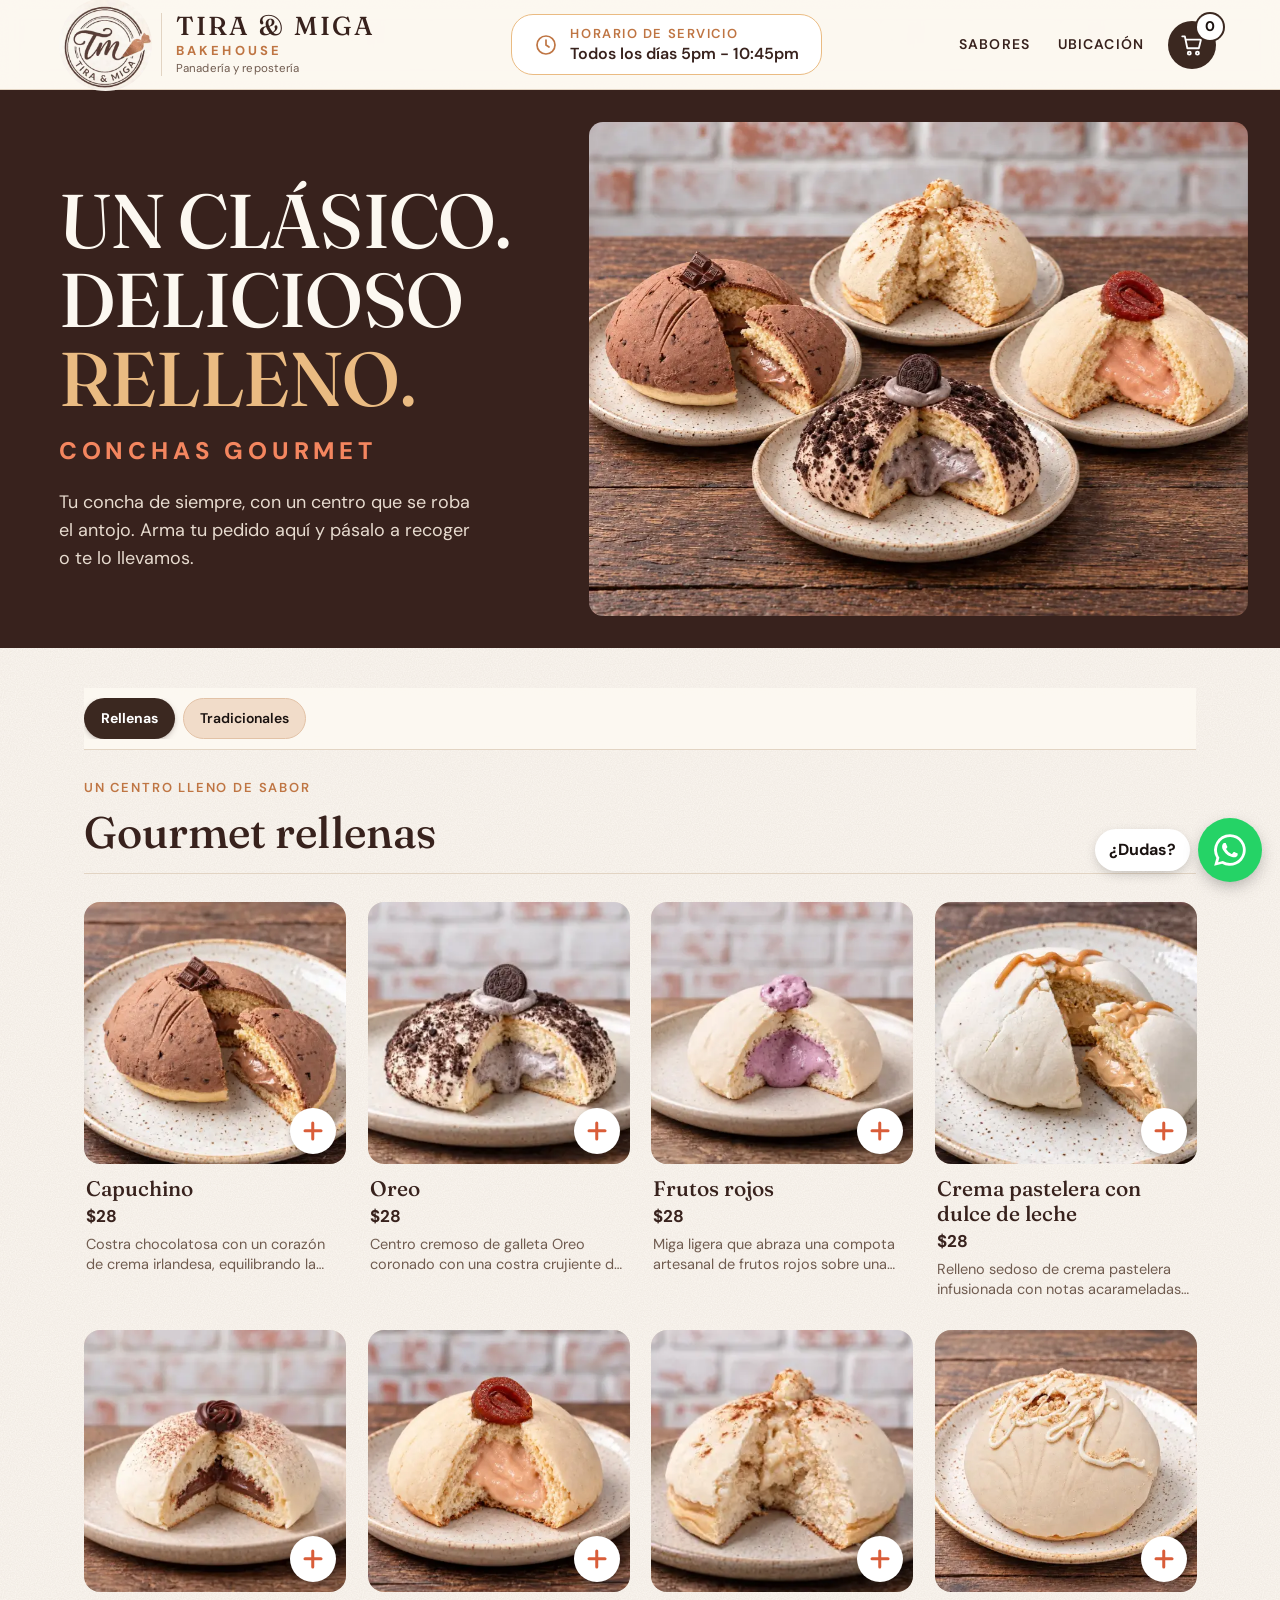
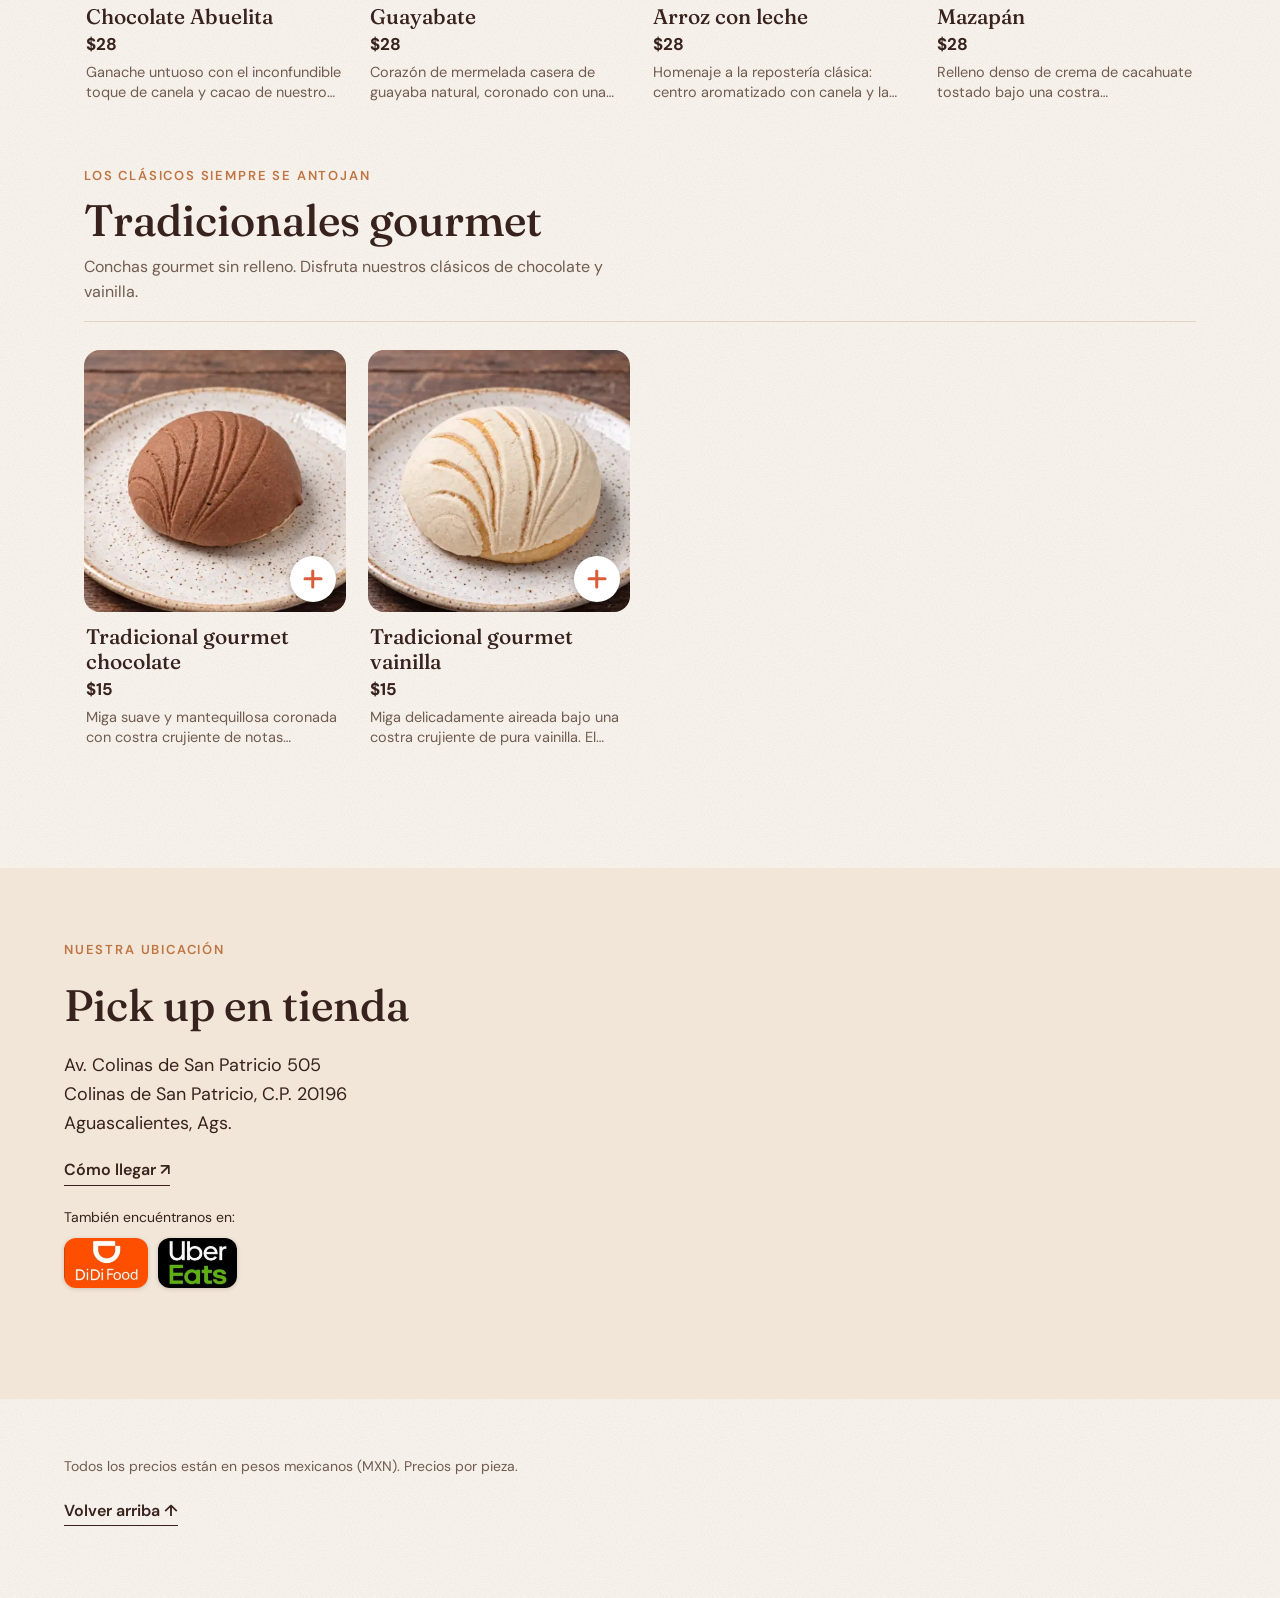
<file: index.html>
<!doctype html>
<html lang="es-MX">
<head>
<meta charset="utf-8">
<meta name="viewport" content="width=device-width, initial-scale=1, interactive-widget=resizes-content">
<title>Tira &amp; Miga · Conchas gourmet en Aguascalientes</title>
<meta name="description" content="Conchas gourmet rellenas y tradicionales en Aguascalientes. Arma tu pedido en línea y recógelo o pídelo a domicilio.">
<meta name="theme-color" content="#38221d">
<meta name="color-scheme" content="only light"><!-- evita que el "modo oscuro" de Samsung Internet, Xiaomi o Chrome invierta los colores de la página -->
<meta name="google-site-verification" content="kM7Se-68ti1TvN4NXhAJrgLKffWpvc8nnbmwYJ-9Qlo" />
<link rel="icon" href="/favicon.ico" sizes="48x48">
<link rel="icon" type="image/png" sizes="48x48" href="/assets/favicon-48.png">
<link rel="icon" type="image/png" sizes="192x192" href="/assets/favicon-192.png">
<link rel="apple-touch-icon" href="assets/favicon-192.png">
<meta property="og:type" content="website">
<meta property="og:site_name" content="Tira &amp; Miga">
<meta property="og:locale" content="es_MX">
<meta property="og:title" content="Tira &amp; Miga · Conchas gourmet">
<meta property="og:description" content="Arma tu pedido de conchas gourmet en línea. Aguascalientes.">
<meta property="og:url" content="https://tiraymiga.mx/">
<!-- Vista previa al compartir el enlace (WhatsApp, Facebook, etc.): debe ser la dirección completa, no una ruta relativa -->
<meta property="og:image" content="https://tiraymiga.mx/assets/og-logo-tm2.jpg">
<meta property="og:image:secure_url" content="https://tiraymiga.mx/assets/og-logo-tm2.jpg">
<meta property="og:image:type" content="image/jpeg">
<meta property="og:image:width" content="1200">
<meta property="og:image:height" content="630">
<meta property="og:image:alt" content="Logotipo de Tira &amp; Miga">
<meta name="twitter:card" content="summary_large_image">
<meta name="twitter:image" content="https://tiraymiga.mx/assets/og-logo-tm2.jpg">
<link rel="preconnect" href="https://fonts.googleapis.com">
<link rel="preconnect" href="https://fonts.gstatic.com" crossorigin>
<link rel="stylesheet" href="https://fonts.googleapis.com/css2?family=DM+Sans:opsz,wght@9..40,400;9..40,500;9..40,600;9..40,700&family=Fraunces:opsz,wght@9..144,400;9..144,500;9..144,600&display=swap">
<link rel="stylesheet" href="styles.css?v=138">
</head>
<body>
<!-- Íconos de línea (un solo color, toman el color del texto o el café de la marca) -->
<svg width="0" height="0" style="position:absolute" aria-hidden="true" focusable="false">
  <symbol id="i-calendar" viewBox="0 0 24 24"><rect x="4" y="5" width="16" height="16" rx="2"/><path d="M16 3v4M8 3v4M4 11h16"/></symbol>
  <symbol id="i-clock" viewBox="0 0 24 24"><circle cx="12" cy="12" r="9"/><path d="M12 7v5l3 3"/></symbol>
  <symbol id="i-moto" viewBox="0 0 24 24"><circle cx="5" cy="16" r="3"/><circle cx="19" cy="16" r="3"/><path d="M7.5 14h5l4-4H6"/><path d="M8 14l4-4"/><path d="M13 6h2l1.5 3 2 4"/></symbol>
  <symbol id="i-store" viewBox="0 0 24 24"><path d="M5 12H3l9-9 9 9h-2M5 12v7a2 2 0 0 0 2 2h10a2 2 0 0 0 2-2v-7"/><path d="M9 21v-6a2 2 0 0 1 2-2h2a2 2 0 0 1 2 2v6"/></symbol>
  <symbol id="i-receipt" viewBox="0 0 24 24"><path d="M5 21V5a2 2 0 0 1 2-2h10a2 2 0 0 1 2 2v16l-3-2-2 2-2-2-2 2-2-2-3 2"/><path d="M9 7h6M9 11h6M9 15h4"/></symbol>
  <symbol id="i-bank" viewBox="0 0 24 24"><path d="M3 21h18M3 10h18M5 6l7-3 7 3M4 10v11M20 10v11M8 14v3M12 14v3M16 14v3"/></symbol>
  <symbol id="i-cash" viewBox="0 0 24 24"><rect x="3" y="6" width="18" height="12" rx="2"/><circle cx="12" cy="12" r="2.5"/><path d="M6.5 9.5v.01M17.5 14.5v.01"/></symbol>
  <symbol id="i-pin" viewBox="0 0 24 24"><path d="M12 21s-6.5-5.6-6.5-10.5a6.5 6.5 0 0 1 13 0C18.5 15.4 12 21 12 21z"/><circle cx="12" cy="10.5" r="2.3"/></symbol>
  <symbol id="i-bag" viewBox="0 0 24 24"><path d="M6.3 8h11.4l-1 12H7.3z"/><path d="M9 8V6.5a3 3 0 0 1 6 0V8"/></symbol>
</svg>
<a class="skip" href="#menu">Saltar al menú</a>

<header class="header" id="inicio">
  <a class="brand" href="#inicio" aria-label="Tira &amp; Miga, inicio">
    <img src="assets/logo.webp" alt="Tira &amp; Miga" width="64" height="64">
    <span class="brand-txt"><b>Tira &amp; Miga</b><small>Bakehouse</small><i>Panadería y repostería</i></span>
  </a>
  <div class="horario-badge" id="horario-badge">
    <svg class="hb-ico" viewBox="0 0 24 24" width="20" height="20" fill="none" stroke="currentColor" stroke-width="1.7" stroke-linecap="round" aria-hidden="true"><circle cx="12" cy="12" r="9"/><path d="M12 7v5l3 2"/></svg>
    <span class="hb-txt"><b>Horario de servicio</b><small class="hb-horas" id="hb-horas"></small></span>
  </div>
  <nav class="nav" aria-label="Secciones">
    <a href="#menu">Sabores</a>
    <a href="#ubicacion">Ubicación</a>
  </nav>
  <button class="cart-btn" id="cart-open" type="button" aria-label="Ver tu pedido, 0 piezas">
    <svg viewBox="0 0 24 24" width="26" height="26" fill="none" stroke="currentColor" stroke-width="1.7" stroke-linecap="round" stroke-linejoin="round" aria-hidden="true"><path d="M3 4h2.4l2.3 11h10.6l2-8H6.3"/><circle cx="9.5" cy="19.5" r="1.4"/><circle cx="17" cy="19.5" r="1.4"/></svg>
    <span class="cart-count" id="cart-count">0</span>
  </button>
</header>
<!-- Horario en celular: va debajo del encabezado y se desplaza con la página (no ocupa espacio fijo) -->
<div class="horario-movil" id="horario-movil">
  <div class="horario-badge">
    <svg class="hb-ico" viewBox="0 0 24 24" width="20" height="20" fill="none" stroke="currentColor" stroke-width="1.7" stroke-linecap="round" aria-hidden="true"><circle cx="12" cy="12" r="9"/><path d="M12 7v5l3 2"/></svg>
    <span class="hb-txt"><b>Horario de servicio</b><small class="hb-horas"></small></span>
  </div>
</div>

<main>
  <section class="hero">
    <div class="hero-copy">
      <h1>Un clásico.<br>Delicioso<br><em>relleno.</em></h1>
      <p class="hero-gourmet">Conchas gourmet</p>
      <p class="hero-desc">Tu concha de siempre, con un centro que se roba el antojo. Arma tu pedido aquí y pásalo a recoger o te lo llevamos.</p>
    </div>
    <div class="hero-img"><div class="hero-foto"><img src="assets/conchas-surtidas.webp" alt="Conchas gourmet rellenas de varios sabores servidas en platos" width="1100" height="825"></div></div>
  </section>

  <div class="aviso-pausa" id="aviso-pausa" hidden></div>

  <section class="menu" id="menu" aria-label="Menú">
    <p class="aviso-cerrado" id="aviso-cerrado" hidden></p>
    <nav class="tabs" id="tabs" aria-label="Categorías del menú" hidden>
      <div class="cuando" id="cuando" role="group" aria-label="¿Para cuándo es tu pedido?" hidden>
        <span class="cu-bubble" id="cu-bubble" aria-hidden="true"></span>
        <button class="cu-btn" id="cu-hoy" type="button">Para hoy</button>
        <button class="cu-btn" id="cu-agendar" type="button" aria-haspopup="dialog" aria-controls="agenda"><svg class="ico" aria-hidden="true"><use href="#i-calendar"/></svg> <span id="cu-agendar-t">Agendar pedido</span></button>
      </div>
      <div class="tabs-in" id="tabs-in"></div>
    </nav>
    <div id="menu-secciones"></div>
  </section>

  <section class="ubicacion" id="ubicacion" aria-labelledby="ubi-t">
    <div class="ubi-info">
      <p class="eyebrow">Nuestra ubicación</p>
      <h2 id="ubi-t">Pick up en tienda</h2>
      <address>Av. Colinas de San Patricio 505<br>Colinas de San Patricio, C.P. 20196<br>Aguascalientes, Ags.</address>
      <a class="link-flecha" href="https://www.google.com/maps/dir/?api=1&amp;destination=21.8865077%2C-102.2344649" target="_blank" rel="noopener">Cómo llegar <span aria-hidden="true">↗</span></a>
      <div class="apps">
        <p class="small">También encuéntranos en:</p>
        <a class="app-btn" data-android-package="com.xiaojukeji.didi.global.customer" href="https://www.didi-food.com/es-MX/food/store/5764616005389913209/?channel=10&amp;cityId=52010100&amp;lat=21.886537&amp;lng=-102.234484&amp;ddlCode=q9TJD0&amp;area=MX&amp;lang=es-MX&amp;appKey=ds&amp;dp_sub2=googlemap&amp;redirectType=2" target="_blank" rel="noopener" aria-label="Pedir en DiDi Food"><img src="assets/didi-food.png" alt="DiDi Food" width="117" height="54"></a>
        <a class="app-btn" data-android-package="com.ubercab.eats" href="https://www.ubereats.com/mx/store/tira-%26-miga-aguascalientes/WNPC05V9QLSepxa9slWUnA?diningMode=DELIVERY" target="_blank" rel="noopener" aria-label="Pedir en Uber Eats"><img src="assets/uber-eats.png" alt="Uber Eats" width="148" height="45"></a>
      </div>
    </div>
    <div class="mapa">
      <iframe title="Tira &amp; Miga en Google Maps" src="https://www.google.com/maps?cid=18332022791624771367&amp;output=embed&amp;hl=es" loading="lazy" referrerpolicy="no-referrer-when-downgrade" allowfullscreen></iframe>
    </div>
  </section>
</main>

<footer class="footer">
  <p class="small muted">Todos los precios están en pesos mexicanos (MXN). Precios por pieza.</p>
  <a class="link-flecha" href="#inicio">Volver arriba <span aria-hidden="true">↑</span></a>
</footer>

<button class="barra-pedido" id="barra-pedido" type="button" hidden>
  <span class="bp-ico" id="bp-ico" aria-hidden="true"><svg viewBox="0 0 24 24" width="22" height="22" fill="none" stroke="currentColor" stroke-width="1.8" stroke-linecap="round" stroke-linejoin="round"><path d="M3 4h2.4l2.3 11h10.6l2-8H6.3"/><circle cx="9.5" cy="19.5" r="1.4"/><circle cx="17" cy="19.5" r="1.4"/></svg><b id="bp-num">0</b></span>
  <span class="bp-t"><b>Ver mi pedido</b><small id="bp-txt"></small></span>
  <span class="bp-flecha" aria-hidden="true"><svg viewBox="0 0 34 24" width="46" height="32" fill="none" stroke="currentColor" stroke-width="3.2" stroke-linecap="round" stroke-linejoin="round"><path d="M2 12h29M22 4l9 8-9 8"/></svg></span>
</button>
<div class="toast" id="toast" role="status" aria-live="polite"></div>

<dialog class="drawer" id="drawer" aria-labelledby="drawer-t">
  <div class="drawer-in">
    <div class="drawer-top">
      <h2 id="drawer-t">Tu pedido</h2>
      <div class="drawer-der">
        <span class="chip-pz" id="drawer-count" aria-live="polite"><span class="chip-ico" aria-hidden="true"><svg class="ico" aria-hidden="true"><use href="#i-bag"/></svg></span><b id="drawer-n">0</b><span id="drawer-pz">piezas</span></span>
        <button class="icon-btn" id="drawer-close" type="button" aria-label="Cerrar">×</button>
      </div>
    </div>

    <!-- Paso 1: carrito y datos -->
    <div id="paso-pedido">
      <div class="vacio" id="cart-empty">
        <svg class="vacio-ilu" viewBox="0 0 240 170" aria-hidden="true">
          <!-- Boceto original: una concha sobre su plato, con migas y vapor -->
          <ellipse cx="120" cy="138" rx="96" ry="16" fill="#f3efe9"/>
          <ellipse cx="120" cy="134" rx="84" ry="12" fill="none" stroke="#d6cfc6" stroke-width="3"/>
          <path d="M52 126c0-40 30-66 68-66s68 26 68 66" fill="#fff" stroke="#c9c1b7" stroke-width="3" stroke-linecap="round"/>
          <path d="M52 126h136" stroke="#c9c1b7" stroke-width="3" stroke-linecap="round"/>
          <path d="M120 62v64M120 62c-10 14-22 34-24 64M120 62c10 14 22 34 24 64M120 62c-22 8-40 30-46 64M120 62c22 8 40 30 46 64" fill="none" stroke="#d6cfc6" stroke-width="3" stroke-linecap="round" stroke-dasharray="7 7"/>
          <path d="M100 34c-6-8 2-14-4-22M120 30c-6-8 2-14-4-22M140 34c-6-8 2-14-4-22" fill="none" stroke="#e0dad2" stroke-width="3" stroke-linecap="round"/>
          <circle cx="28" cy="142" r="3" fill="#ddd6cd"/><circle cx="40" cy="150" r="2" fill="#ddd6cd"/><circle cx="208" cy="146" r="2.5" fill="#ddd6cd"/><circle cx="220" cy="138" r="2" fill="#ddd6cd"/>
        </svg>
        <p>Tu pedido está vacío.</p>
        <a class="tab vacio-btn" href="#menu" data-cerrar>Elige tus conchas favoritas</a>
      </div>
      <ul class="cart-items" id="cart-items"></ul>

      <form id="form-pedido" class="form" novalidate hidden>
        <div class="total-row"><span>Total de productos</span><strong id="cart-total">$0</strong></div>

        <section class="paso" aria-labelledby="paso1-t">
          <h3 class="paso-t" id="paso1-t"><span class="paso-n">1</span>¿Cómo lo recibes?</h3>
          <fieldset>
            <legend class="sr-only">¿Recoges o te lo enviamos?</legend>
            <div class="seg" role="radiogroup">
              <label><input type="radio" name="entregaTipo" value="recoge"><span><svg class="ico" aria-hidden="true"><use href="#i-store"/></svg> Paso a recoger</span></label>
              <label id="op-domicilio"><input type="radio" name="entregaTipo" value="domicilio"><span><svg class="ico" aria-hidden="true"><use href="#i-moto"/></svg> A domicilio</span></label>
            </div>
          </fieldset>
          <div class="campos">
            <fieldset class="full dir-box" id="campo-dir" hidden>
              <legend class="lbl-fila">Dirección de entrega</legend>
              <div class="dir-grid">
                <label class="f d-calle"><span>Calle</span><input name="calle" autocomplete="address-line1" maxlength="90" required></label>
                <label class="f d-num"><span>Núm. ext.</span><input name="numExt" maxlength="12" required></label>
                <label class="f d-int"><span>Int. <span class="muted opc">(opcional)</span></span><input name="numInt" maxlength="12"></label>
                <label class="f d-col"><span>Colonia o fraccionamiento</span><input name="colonia" autocomplete="address-level3" maxlength="80" required></label>
                <label class="f d-cp"><span>C.P.</span><input name="cp" inputmode="numeric" autocomplete="postal-code" maxlength="5" required></label>
                <label class="f d-ref"><span>Referencias <span class="muted">(opcional)</span></span><input name="referencias" maxlength="120"></label>
              </div>
            </fieldset>
            <div class="full recoge-box" id="recoge-box" hidden>
              <span class="rb-ico" aria-hidden="true"><svg class="ico" aria-hidden="true"><use href="#i-pin"/></svg></span>
              <div><b>Recoges en nuestra tienda</b><div id="recoge-dir"></div><a class="link-flecha" id="recoge-mapa" href="#" target="_blank" rel="noopener">Cómo llegar <span aria-hidden="true">↗</span></a></div>
            </div>
          </div>
        </section>

        <section class="paso" aria-labelledby="paso2-t">
          <h3 class="paso-t" id="paso2-t"><span class="paso-n">2</span>¿Cuándo?</h3>
          <div class="campos">
            <div class="full cuando-res" id="cuando-res">
              <div class="cr-fila">
                <span class="cr-ico" aria-hidden="true"><svg class="ico" aria-hidden="true"><use href="#i-calendar"/></svg></span>
                <div class="cr-txt"><small>Día de tu pedido</small><b id="cr-dia">—</b></div>
                
              </div>
              <div class="cr-fila">
                <span class="cr-ico" aria-hidden="true"><svg class="ico" aria-hidden="true"><use href="#i-clock"/></svg></span>
                <div class="cr-txt"><small id="cr-hora-lbl">Hora</small><b id="cr-hora" class="pend">Primero elige si recoges o te lo enviamos</b></div>
                
              </div>
              <button type="button" class="btn-agendar cr-cambiar" id="dr-agendar" hidden aria-haspopup="dialog" aria-controls="agenda">Cambiar</button>
              <button type="button" id="dr-hora" hidden tabindex="-1" aria-hidden="true"></button>
              <div class="sr-sel"><select name="fecha" id="sel-fecha" required aria-label="Día" tabindex="-1"></select><select name="hora" id="sel-hora" required aria-label="Hora" tabindex="-1"></select></div>
            </div>
            <p class="nota-prog full" id="nota-prog" hidden></p>
            <p class="nota-prog full" id="stk-dia" hidden></p>
          </div>
        </section>

        <section class="paso" aria-labelledby="paso3-t">
          <h3 class="paso-t" id="paso3-t"><span class="paso-n">3</span>Tus datos</h3>
          <p class="saludo" id="saludo" hidden><span id="saludo-t"></span><button type="button" class="saludo-no" id="saludo-no">No soy yo</button></p>
          <div class="campos">
            <label class="f"><span>Tu nombre</span><input name="nombre" autocomplete="name" maxlength="60" required></label>
            <label class="f"><span>Tu WhatsApp (10 dígitos)</span><input name="tel" type="tel" inputmode="numeric" autocomplete="tel-national" maxlength="14" required></label>
          </div>
        </section>

        <section class="paso" aria-labelledby="paso4-t">
          <h3 class="paso-t" id="paso4-t"><span class="paso-n">4</span>¿Cómo pagas?</h3>
          <div class="campos">
            <fieldset class="full">
              <legend class="sr-only">Forma de pago</legend>
              <div class="seg" role="radiogroup">
                <label><input type="radio" name="pago" value="Efectivo"><span><svg class="ico" aria-hidden="true"><use href="#i-cash"/></svg> Efectivo</span></label>
                <label><input type="radio" name="pago" value="Transferencia"><span><svg class="ico" aria-hidden="true"><use href="#i-bank"/></svg> Transferencia</span></label>
              </div>
            </fieldset>
            <div class="full aviso-transf" id="aviso-transf" role="status" hidden></div>
            <label class="f full"><span>Notas <span class="muted">(opcional)</span></span><textarea name="notas" rows="1" maxlength="300"></textarea></label>
            <label class="trampa" aria-hidden="true">No llenar<input name="web" tabindex="-1" autocomplete="off"></label>
        </div>
        </section>
        <p class="error" id="stk-aviso" role="status" hidden></p>
        <p class="error" id="form-error" role="alert" hidden></p>
        <div class="envio-falla" id="envio-falla" role="alert" hidden>
          <p><b>No pudimos enviar tu pedido.</b> Revisa tu conexión a internet e inténtalo de nuevo; tu pedido sigue aquí.</p>
          <div class="envio-falla-acc">
            <button type="submit" class="tab">↻ Reintentar</button>
            <a class="tab" id="falla-wa" href="#" target="_blank" rel="noopener">Enviar por WhatsApp</a>
          </div>
        </div>
        <button class="btn-pedido" id="btn-enviar" type="submit" disabled><svg viewBox="0 0 24 24" width="22" height="22" aria-hidden="true"><path fill="currentColor" d="M12 2a10 10 0 0 0-8.6 15.1L2 22l5-1.3A10 10 0 1 0 12 2Zm0 18.2a8.2 8.2 0 0 1-4.2-1.1l-.3-.2-3 .8.8-2.9-.2-.3A8.2 8.2 0 1 1 12 20.2Zm4.5-6.1c-.2-.1-1.5-.7-1.7-.8s-.4-.1-.6.1l-.8 1c-.1.2-.3.2-.5.1a6.7 6.7 0 0 1-3.3-2.9c-.3-.4.2-.4.7-1.3.1-.2 0-.3 0-.4l-.8-1.8c-.2-.5-.4-.4-.6-.4h-.5a1 1 0 0 0-.7.3 3 3 0 0 0-.9 2.2 5.2 5.2 0 0 0 1.1 2.7 11.8 11.8 0 0 0 4.5 4c1.7.7 2.3.8 3.2.6a2.7 2.7 0 0 0 1.8-1.2 2.2 2.2 0 0 0 .1-1.3c0-.1-.2-.2-.5-.3Z"/></svg><span id="btn-enviar-t">Realiza tu pedido</span></button>
        <p class="small muted centro" id="falta-datos">Escribe tu nombre y tu WhatsApp para continuar.</p>
        <button class="btn-mas" type="button" data-cerrar>＋ Añadir más</button>
      </form>
    </div>
  </div>
</dialog>

<dialog class="agenda confirmado" id="confirmado" aria-labelledby="ok-t">
  <div class="ok-cuerpo">
    <div class="ok-ico" aria-hidden="true"><svg viewBox="0 0 52 52" width="64" height="64"><circle cx="26" cy="26" r="24" fill="none" stroke="currentColor" stroke-width="3"/><path d="M15 27l7 7 15-16" fill="none" stroke="currentColor" stroke-width="4" stroke-linecap="round" stroke-linejoin="round"/></svg></div>
    <h2 id="ok-t">¡Recibimos tu pedido!</h2>
    <p class="ok-folio" id="ok-folio"></p>
    <div class="ok-info">
      <ul class="ok-resumen" id="ok-resumen"></ul>
      <div class="ok-extra full" id="ok-extra" hidden></div>
      <p class="ok-txt"><svg viewBox="0 0 24 24" width="28" height="28" aria-hidden="true"><path fill="currentColor" d="M12 2a10 10 0 0 0-8.6 15.1L2 22l5-1.3A10 10 0 1 0 12 2Zm0 18.2a8.2 8.2 0 0 1-4.2-1.1l-.3-.2-3 .8.8-2.9-.2-.3A8.2 8.2 0 1 1 12 20.2Zm4.5-6.1c-.2-.1-1.5-.7-1.7-.8s-.4-.1-.6.1l-.8 1c-.1.2-.3.2-.5.1a6.7 6.7 0 0 1-3.3-2.9c-.3-.4.2-.4.7-1.3.1-.2 0-.3 0-.4l-.8-1.8c-.2-.5-.4-.4-.6-.4h-.5a1 1 0 0 0-.7.3 3 3 0 0 0-.9 2.2 5.2 5.2 0 0 0 1.1 2.7 11.8 11.8 0 0 0 4.5 4c1.7.7 2.3.8 3.2.6a2.7 2.7 0 0 0 1.8-1.2 2.2 2.2 0 0 0 .1-1.3c0-.1-.2-.2-.5-.3Z"/></svg><span id="ok-txt"></span></p>
    </div>
  </div>
  <div class="ag-acc">
    <button type="button" class="btn btn-dark" id="ok-listo">Listo</button>
  </div>
</dialog>

<dialog class="agenda horas-dlg" id="horas-dlg" aria-labelledby="hd-t">
  <div class="ag-top">
    <div><h2 id="hd-t">¿A qué hora pasas por tu pedido?</h2><p class="small muted" id="hd-sub"></p></div>
    <button class="icon-btn" id="hd-x" type="button" aria-label="Cerrar">×</button>
  </div>
  <div class="hd-cuerpo"><div class="horas" id="dr-horas" role="radiogroup" aria-label="Hora"></div></div>
</dialog>

<dialog class="agenda" id="agenda" aria-labelledby="ag-t">
  <div class="ag-top">
    <div><h2 id="ag-t">Agendar pedido</h2><p class="small muted" id="ag-sub">Elige el día y la hora en que lo quieres</p></div>
    <button class="icon-btn" id="ag-x" type="button" aria-label="Cerrar">×</button>
  </div>
  <div class="ag-cuerpo">
  <div class="cal">
    <div class="cal-nav">
      <button class="cal-flecha" id="cal-prev" type="button" aria-label="Mes anterior">‹</button>
      <b class="cal-mes" id="cal-mes" aria-live="polite"></b>
      <button class="cal-flecha" id="cal-next" type="button" aria-label="Mes siguiente">›</button>
      <button class="cal-hoy" id="cal-hoy" type="button" aria-label="Ir a hoy">Hoy</button>
    </div>
    <div class="cal-sem" aria-hidden="true"><span>L</span><span>M</span><span>M</span><span>J</span><span>V</span><span>S</span><span>D</span></div>
    <div class="cal-dias" id="cal-dias" role="grid" aria-label="Días disponibles"></div>
    <p class="cal-ley" id="cal-ley" hidden><span class="cal-lleno-ic" aria-hidden="true"></span>Día lleno: ya no tenemos lugar para más pedidos</p>
  </div>
  <div class="ag-horas">
    <p class="ag-lbl"><b id="ag-hlbl">Elige la hora</b><span class="small" id="ag-horario"></span></p>
    <div class="horas" id="ag-horas" role="radiogroup" aria-label="Hora"></div>
  </div>
  </div>
  <div class="ag-acc">
    <button class="btn btn-dark ancho" id="ag-ok" type="button" disabled>Agendar</button>
    <button class="btn-texto" id="ag-cancel" type="button">Cancelar</button>
  </div>
</dialog>

<dialog class="detalle" id="detalle" aria-labelledby="det-n">
  <div class="det-img"><img id="det-img" alt="" width="900" height="675"><span class="agotado-tag" id="det-ag" hidden>Agotado hoy</span><span class="agotado-tag stk-tag" id="det-tag" hidden></span>
    <button class="icon-btn det-x" id="det-x" type="button" aria-label="Cerrar">×</button></div>
  <div class="det-body">
    <p class="eyebrow" id="det-sec"></p>
    <div class="card-top"><h2 id="det-n"></h2><span class="precio" id="det-p"></span></div>
    <p class="det-desc" id="det-d"></p>
    <p class="det-stk" id="det-stk" hidden></p>
    <div class="det-acc">
      <div class="stepper"><button type="button" id="det-menos" aria-label="Una pieza menos">−</button><output id="det-q">1</output><button type="button" id="det-mas" aria-label="Una pieza más">+</button></div>
      <button class="add" id="det-add" type="button">Agregar</button>
    </div>
  </div>
</dialog>

<a class="wa-flot" id="wa-flot" href="https://wa.me/523341016194" target="_blank" rel="noopener" aria-label="¿Tienes dudas? Escríbenos por WhatsApp">
  <span class="wa-flot-lbl" aria-hidden="true">¿Dudas?</span>
  <span class="wa-flot-ico"><svg viewBox="0 0 24 24" width="30" height="30" aria-hidden="true"><path fill="currentColor" d="M12 2a10 10 0 0 0-8.6 15.1L2 22l5-1.3A10 10 0 1 0 12 2Zm0 18.2a8.2 8.2 0 0 1-4.2-1.1l-.3-.2-3 .8.8-2.9-.2-.3A8.2 8.2 0 1 1 12 20.2Zm4.5-6.1c-.2-.1-1.5-.7-1.7-.8-.2-.1-.4-.1-.6.1-.2.2-.6.8-.8 1-.1.2-.3.2-.5.1a6.7 6.7 0 0 1-3.3-2.9c-.2-.4.2-.4.7-1.3.1-.2 0-.3 0-.4l-.8-1.9c-.2-.5-.4-.4-.6-.4h-.5c-.2 0-.4.1-.6.3-.2.2-.8.8-.8 2s.8 2.3 1 2.5c.1.2 1.7 2.6 4.1 3.6 1.5.7 2.1.7 2.9.6.5-.1 1.5-.6 1.7-1.2.2-.6.2-1.1.1-1.2l-.4-.3Z"/></svg></span>
</a>

<script src="config.js?v=95"></script>
<script src="catalogo.js?v=94"></script>
<script src="app.js?v=140"></script>
</body>
</html>
</file>
<file: styles.css>
:root {
  --ink: #38221d; --ink-2: #4a2f27; --paper: #fcf8f1; --cream: #f1e6d7; --line: #e2d4c3;
  --caramel: #eabb82; --caramel-d: #bf7543; --muted: #705c50; --ok: #2f7d4f; --err: #a33a2a; --wa: #25d366;
  --r: 14px; --sp: 8px;
  /* Escala tipográfica única (se ajusta sola entre celular y computadora) */
  --fs-xs: 13px;                                   /* etiquetas, avisos chicos */
  --fs-sm: 14px;                                   /* textos secundarios, formularios */
  --fs-base: 16px;                                 /* texto normal y botones */
  --fs-lg: clamp(17px, 16px + .3vw, 18px);         /* texto destacado, precios */
  --fs-xl: clamp(20px, 18px + .5vw, 22px);         /* nombres de producto */
  --fs-2xl: clamp(24px, 20px + 1vw, 30px);         /* títulos de paneles */
  --fs-3xl: clamp(30px, 22px + 2vw, 44px);         /* títulos de sección */
  --fs-hero: clamp(42px, 26px + 4.4vw, 76px);      /* título principal */
  --serif: 'Fraunces', Georgia, serif; --sans: 'DM Sans', Arial, sans-serif; --label: 'DM Sans', Arial, sans-serif;
}
[hidden] { display: none !important; }
*, *::before, *::after { box-sizing: border-box; }
html { scroll-behavior: smooth; scroll-padding-top: 88px; }
* { -webkit-tap-highlight-color: transparent; } /* sin el destello azul del navegador móvil al tocar botones */
body { margin: 0; background: var(--paper); color: var(--ink); font: 16px/1.6 var(--sans); -webkit-font-smoothing: antialiased; }
/* Grano de papel muy tenue sobre el crema (SVG de ruido incrustado; 180 px en mosaico) */
:root { --grano: url("data:image/svg+xml;utf8,<svg xmlns='http://www.w3.org/2000/svg' width='180' height='180'><filter id='n'><feTurbulence type='fractalNoise' baseFrequency='.85' numOctaves='2' stitchTiles='stitch'/><feColorMatrix values='0 0 0 0 .22  0 0 0 0 .13  0 0 0 0 .11  .11 0 0 0 0'/></filter><rect width='100%25' height='100%25' filter='url(%23n)'/></svg>"); }
body { background-image: var(--grano); }
.ubicacion, .horario-movil { background-image: var(--grano); }
.tabs { background-image: var(--grano); }
.header { background-image: var(--grano); }
img { max-width: 100%; display: block; }
a { color: inherit; }
h1, h2, h3 { font-family: var(--serif); font-weight: 500; margin: 0; line-height: 1.15; }
p { margin: 0; }
button, input, select, textarea { font: inherit; color: inherit; }
:focus-visible { outline: 3px solid var(--caramel-d); outline-offset: 3px; }
.muted { color: var(--muted); }
.small { font-size: var(--fs-sm); }
.eyebrow { font: 600 var(--fs-xs)/1.6 var(--label); letter-spacing: .14em; text-transform: uppercase; color: var(--caramel-d); }
.skip { position: absolute; left: 16px; top: -60px; background: #fff; padding: 10px 14px; z-index: 50; border-radius: 8px; }
.skip:focus { top: 12px; }

/* ---------- Encabezado ---------- */
.header { position: sticky; top: 0; z-index: 20; display: flex; align-items: center; gap: 24px; padding: 12px 5%; background: rgba(252, 248, 241, .94); backdrop-filter: blur(8px); border-bottom: 1px solid var(--line); }
.brand { display: flex; align-items: center; gap: 14px; text-decoration: none; }
.header .horario-badge { margin: 0 auto; }
.brand img { --logo: 83px; width: calc(var(--logo) / .82); height: calc(var(--logo) / .82); margin: calc((65px - var(--logo) / .82) / 2) calc(var(--logo) * -.11); /* ocupa 65px de alto en el layout: el logo crece sin que crezca el encabezado */ max-width: none; clip-path: circle(46%); flex-shrink: 0; } /* el archivo trae margen alrededor del círculo */
.brand-txt { display: flex; flex-direction: column; line-height: 1.15; border-left: 1px solid var(--line); padding-left: 14px; }
.brand-txt b { font: 500 26px/1.05 var(--serif); letter-spacing: .08em; text-transform: uppercase; }        /* marca: Tira & Miga (Fraunces) */
/* Las dos líneas secundarias van en DM Sans, igual que los rótulos del resto de la página, para no mezclar tres estilos */
.brand-txt small { font: 700 13px/1.3 var(--label); letter-spacing: .24em; text-transform: uppercase; color: var(--caramel-d); margin-top: 3px; } /* Bakehouse */
.brand-txt i { font: 400 11.5px/1.35 var(--sans); font-style: normal; color: var(--muted); letter-spacing: .01em; margin-top: 1px; }
.nav { display: flex; gap: 28px; }
.nav a { text-decoration: none; font-size: var(--fs-sm); font-weight: 600; letter-spacing: .08em; text-transform: uppercase; }
.nav a:hover { text-decoration: underline; text-underline-offset: 6px; }
.cart-btn { position: relative; border: 0; background: none; padding: 8px; cursor: pointer; border-radius: 50%; }
.cart-btn:hover { background: var(--cream); }
.cart-count { position: absolute; top: 0; right: -2px; min-width: 22px; height: 22px; padding: 0 6px; border-radius: 11px; background: var(--ink); color: var(--paper); font-size: 12px; font-weight: 700; display: grid; place-items: center; }
.cart-count.pop { animation: pop .45s ease; }
@keyframes pop { 50% { transform: scale(1.4); } }

/* ---------- Hero ---------- */
.hero { display: grid; grid-template-columns: 46% 54%; background: var(--ink); color: var(--paper); }
.hero-copy { padding: 72px 10% 56px; display: flex; flex-direction: column; justify-content: center; gap: 24px; }
.hero .eyebrow { color: var(--caramel); }
h1 { font-size: var(--fs-hero); line-height: 1.04; letter-spacing: -.01em; text-transform: uppercase; }
h1 em { color: var(--caramel); font-style: normal; }
.hero-desc { color: #e7dbcf; max-width: 420px; font-size: var(--fs-lg); line-height: 1.55; }
.hero-img { padding: 32px 32px 32px 0; }
.hero-foto { height: 100%; max-height: 520px; border-radius: var(--r); overflow: hidden; }
.hero-img img { width: 100%; height: 100%; object-fit: cover; }
/* Movimiento lento (Ken Burns): la foto respira 1.00 → 1.07 en 18 s, ida y vuelta */
.hero-foto img { animation: kenburns 18s ease-in-out infinite alternate; transform-origin: 55% 45%; will-change: transform; }
@keyframes kenburns { from { transform: scale(1) translate(0, 0); } to { transform: scale(1.07) translate(-1.2%, 1%); } }
.horario-badge { display: flex; align-items: center; gap: 12px; padding: 10px 22px; border: 1.5px solid var(--caramel); border-radius: 22px; background: #fff; line-height: 1.3; max-width: 520px; cursor: default; }
.hb-ico { color: var(--caramel-d); flex-shrink: 0; width: 24px; height: 24px; }
.hb-cerr { color: var(--muted); font-weight: 500; }
.hb-txt { display: flex; flex-direction: column; min-width: 0; }
.hb-txt b { font: 600 var(--fs-xs)/1.4 var(--label); letter-spacing: .12em; text-transform: uppercase; color: var(--caramel-d); }
.hb-txt small { font-size: var(--fs-base); font-weight: 600; color: var(--ink); line-height: 1.35; display: flex; flex-wrap: wrap; column-gap: 8px; }
.hb-g { white-space: nowrap; }
.hb-g:not(:last-child)::after { content: ' ·'; color: var(--caramel-d); }
#horario-dias { display: grid; gap: 6px; }

/* ---------- Botones ---------- */
.btn { display: inline-flex; align-items: center; justify-content: center; gap: 14px; border: 0; border-radius: 999px; padding: 14px 26px; font-weight: 600; font-size: var(--fs-base); text-decoration: none; cursor: pointer; transition: background .2s, transform .1s; align-self: flex-start; }
.btn:active { transform: scale(.98); }
.btn-light { background: var(--cream); color: var(--ink); }
@media (hover: hover) { .btn-light:hover { background: var(--caramel); } }
.btn-dark { background: var(--ink); color: var(--paper); }
.btn-dark:hover { background: var(--ink-2); }
.btn[disabled] { opacity: .6; cursor: wait; }
.ancho { width: 100%; }
.btn-texto { border: 0; background: none; padding: 12px; width: 100%; cursor: pointer; text-decoration: underline; text-underline-offset: 4px; color: var(--muted); }
.icon-btn { border: 0; background: var(--cream); width: 40px; height: 40px; border-radius: 50%; font-size: 26px; line-height: 1; cursor: pointer; }
.icon-btn:hover { background: var(--line); }
.link-flecha { font-weight: 600; text-decoration: none; border-bottom: 1px solid currentColor; padding-bottom: 2px; align-self: flex-start; }

.aviso-pausa { background: var(--caramel); color: var(--ink); text-align: center; padding: 14px 5%; font-weight: 600; }

/* ---------- Menú ---------- */
.menu { padding: 40px 5% 56px; max-width: 1240px; margin: 0 auto; }
.sec-head h2, .ubicacion h2, .footer h2 { font-size: var(--fs-3xl); }
.sec { margin-bottom: 64px; }
.sec-head { display: grid; gap: 8px; margin-bottom: 28px; padding-bottom: 16px; border-bottom: 1px solid var(--line); }
.sec-head p:not(.eyebrow) { color: var(--muted); max-width: 560px; font-size: var(--fs-base); }
.grid { display: grid; grid-template-columns: repeat(auto-fill, minmax(260px, 1fr)); gap: 24px; }
.card { background: #fff; border: 1px solid var(--line); border-radius: var(--r); overflow: hidden; display: flex; flex-direction: column; transition: box-shadow .3s ease, transform .3s cubic-bezier(.2,.7,.2,1), border-color .3s; }
.card-img { position: relative; aspect-ratio: 4 / 3; background: var(--cream); overflow: hidden; }
.card-img img { position: absolute; inset: 0; width: 100%; height: 100%; object-fit: cover; transition: transform .6s cubic-bezier(.2,.7,.2,1); transform-origin: center; }
/* Con mouse: la tarjeta se eleva con sombra cálida y la foto hace un zoom suave */
@media (hover: hover) {
  .card:hover { box-shadow: 0 18px 36px -16px rgba(56, 34, 29, .35), 0 4px 10px -6px rgba(56, 34, 29, .15); transform: translateY(-4px); border-color: #d6c3ad; }
  .card:hover .card-img img { transform: scale(1.05); }
  .card.agotado:hover .card-img img, .card.sin-hoy:hover .card-img img { transform: none; }
  .sec-fav .card:hover { border-color: var(--caramel-d); }
}
.agotado-tag { position: absolute; top: 12px; left: 12px; background: var(--ink); color: var(--paper); font-size: var(--fs-xs); font-weight: 700; letter-spacing: .06em; text-transform: uppercase; padding: 5px 10px; border-radius: 999px; white-space: nowrap; }
.card.agotado .card-img img { filter: grayscale(.85) opacity(.7); }
.card-body { padding: 18px 20px 20px; display: flex; flex-direction: column; gap: 10px; flex: 1; }
.card-top { display: flex; justify-content: space-between; align-items: baseline; gap: 12px; }
.card h3 { font-size: var(--fs-xl); }
.precio { font-weight: 700; font-size: var(--fs-lg); white-space: nowrap; }
.card-desc { color: var(--muted); font-size: var(--fs-sm); flex: 1; }
.card-acc { display: flex; gap: 8px; align-items: center; margin-top: 6px; flex-wrap: nowrap; }
.card-acc .stepper button { width: 32px; height: 40px; font-size: 18px; }
.card-acc .stepper output { width: 26px; min-width: 26px; }
.stepper { display: inline-flex; align-items: center; border: 1px solid var(--line); border-radius: 999px; }
.stepper button { border: 0; background: none; width: 38px; height: 40px; font-size: 20px; cursor: pointer; border-radius: 50%; }
@media (hover: hover) { .stepper button:hover:not(:disabled) { background: var(--cream); } }
.stepper button:disabled { opacity: .35; cursor: default; }
.stepper output, .stepper input { min-width: 30px; width: 40px; text-align: center; font-weight: 600; border: 0; background: none; -moz-appearance: textfield; }
.stepper input::-webkit-inner-spin-button { -webkit-appearance: none; }
.add { flex: 1; min-width: 0; border: 0; border-radius: 999px; padding: 11px 8px; font-size: var(--fs-base); background: var(--ink); color: var(--paper); font-weight: 600; cursor: pointer; white-space: nowrap; transition: background .2s; }
@media (hover: hover) { .add:hover:not(:disabled):not(.ok) { background: var(--ink-2); } }
.add:disabled { background: var(--line); color: var(--muted); cursor: not-allowed; }
.add.ok, .add.ok:hover, .add.ok:active, .add.ok:focus { background: var(--caramel-d); color: #fff; pointer-events: none; animation: okPop .35s ease; }
@keyframes okPop { 40% { transform: scale(1.06); } }

/* ---------- Ubicación ---------- */
.ubicacion { display: grid; grid-template-columns: 1fr 1.2fr; gap: 48px; padding: 72px 5%; background: var(--cream); }
.ubi-info { display: flex; flex-direction: column; gap: 20px; }
address { font-style: normal; font-size: var(--fs-lg); }
.apps { display: flex; flex-wrap: wrap; gap: 10px; align-items: center; }
.apps p { width: 100%; }
.app-btn { display: inline-block; line-height: 0; border-radius: 12px; transition: transform .15s, box-shadow .15s; }
.app-btn img { height: 50px; width: auto; border-radius: 12px; box-shadow: 0 1px 4px rgba(56, 34, 29, .18); }
.app-btn:hover { transform: translateY(-2px); box-shadow: 0 8px 18px -8px rgba(30, 18, 14, .45); }
.mapa iframe { width: 100%; height: 100%; min-height: 380px; border: 0; border-radius: var(--r); }

/* ---------- Pie ---------- */
.footer { padding: 56px 5% 72px; display: grid; gap: 20px; justify-items: start; }
.wa-btn { display: inline-flex; align-items: center; justify-content: center; gap: 14px; background: var(--wa); color: #0b2b17; text-decoration: none; padding: 14px 22px; border-radius: 16px; font-weight: 600; }
.wa-btn span { display: flex; flex-direction: column; line-height: 1.25; }
.wa-btn b { font-size: var(--fs-lg); }
.wa-btn:hover { filter: brightness(.95); }
.footer .wa-btn { margin-top: 16px; }

/* ---------- Carrito (panel lateral) ---------- */
.drawer { margin: 0 0 0 auto; height: 100%; max-height: 100dvh; width: min(480px, 100%); max-width: 100%; border: 0; padding: 0; background: var(--paper); color: var(--ink); box-shadow: -20px 0 50px -20px rgba(0, 0, 0, .4); }
.drawer[open] { animation: entra .25s ease-out; }
.drawer.sale { animation: sale .2s ease-in forwards; }
@keyframes entra { from { transform: translateX(100%); } }
@keyframes sale { to { transform: translateX(100%); } }
.drawer::backdrop { background: rgba(30, 18, 14, .5); }
.drawer-in { padding: 24px; display: flex; flex-direction: column; gap: 20px; min-height: 100%; }
.drawer-top { display: flex; justify-content: space-between; align-items: center; gap: 16px; }
.drawer-top h2 { font-family: var(--sans); font-weight: 700; font-size: var(--fs-xl); } /* misma tipografía que el resto del resumen */
.drawer-der { display: flex; align-items: center; gap: 10px; }
/* Chip de piezas: píldora crema con el número destacado; "late" cuando cambia la cantidad */
.chip-pz { display: inline-flex; align-items: center; gap: 6px; padding: 6px 12px 6px 10px; border: 1px solid var(--line); border-radius: 999px; background: var(--cream); color: var(--ink-2); font-size: var(--fs-sm); font-weight: 600; line-height: 1; white-space: nowrap; }
.chip-pz b { font-size: var(--fs-lg); font-weight: 700; color: var(--ink); }
.chip-ico { font-size: 15px; }
.chip-pz.pop { animation: chip-pop .5s cubic-bezier(.3,1.6,.5,1); }
@keyframes chip-pop { 0% { transform: scale(1); } 40% { transform: scale(1.12); background: #ead9c0; } 100% { transform: scale(1); } }
@media (max-width: 380px) { .chip-pz span:last-child { display: none; } .chip-pz { padding: 6px 10px; } } /* en pantallas muy angostas solo icono + número */
.vacio { display: flex; flex-direction: column; align-items: center; gap: 10px; text-align: center; padding: 28px 0 40px; color: var(--muted); }
.vacio p { margin: 0; }
.vacio-ilu { width: min(220px, 70%); height: auto; animation: vacio-flota 3s ease-in-out infinite; } /* boceto de concha en el plato, flota suavemente */
@keyframes vacio-flota { 0%, 100% { transform: translateY(0); } 50% { transform: translateY(-6px); } }
.vacio-btn { align-self: center; margin-top: 4px; text-decoration: none; padding: 10px 20px; font-size: var(--fs-base); } /* mismo estilo que Favoritas / Rellenas, centrado */
.cart-items { list-style: none; margin: 0 0 16px; padding: 0; display: grid; gap: 12px; }
.ci { display: grid; grid-template-columns: 64px 1fr auto; gap: 12px; align-items: center; padding-bottom: 12px; border-bottom: 1px solid var(--line); }
.ci img { width: 64px; height: 64px; object-fit: cover; border-radius: 10px; }
.ci-n { font-weight: 600; line-height: 1.3; }
.ci-p { font-size: var(--fs-xs); color: var(--muted); }
.ci-r { display: flex; flex-direction: row-reverse; align-items: center; gap: 12px; } /* precio a la derecha y la píldora − / + a su izquierda, en una sola fila */
.ci-r strong { display: inline-flex; align-items: center; justify-content: flex-end; height: 37px; min-width: 44px; line-height: 1; font-size: var(--fs-base); font-weight: 700; } /* mismo tamaño de letra que el número de la píldora */ /* misma altura que la píldora, centrado con ella */
.ci .stepper { border: 1px solid var(--ink); } /* mismo grosor que el círculo del bote de basura */
.ci .stepper button { width: 34px; height: 34px; font-size: 22px; font-weight: 500; line-height: 1; }
.ci.agot .ci-n::after { content: ' · agotado'; color: var(--err); font-weight: 600; }
.total-row { display: flex; justify-content: space-between; align-items: baseline; font-size: var(--fs-lg); padding: 4px 0; }
.total-row strong { font-size: var(--fs-2xl); }

.form { display: flex; flex-direction: column; gap: 16px; }
fieldset { border: 0; padding: 0; margin: 0; }
legend { font-weight: 600; margin-bottom: 8px; }
.seg { display: grid; grid-template-columns: 1fr 1fr; gap: 8px; }
.seg label { position: relative; }
.seg input { position: absolute; opacity: 0; }
.seg span { display: block; text-align: center; padding: 12px 8px; border: 1.5px solid var(--line); border-radius: 12px; cursor: pointer; font-weight: 600; font-size: var(--fs-base); transition: border-color .2s, background .2s, color .2s, transform .12s; }
@media (hover: hover) { .seg label:hover input:not(:checked) + span { border-color: var(--ink); background: var(--cream); } /* misma reacción que el botón Agendar al pasar el mouse */ }
.seg label:active span { transform: scale(.97); } /* "se hunde" un poco al dar clic */
.seg input:checked + span { border-color: var(--ink); background: var(--ink); color: var(--paper); }
.seg input:focus-visible + span { outline: 3px solid var(--caramel-d); outline-offset: 2px; }
.campos { display: grid; grid-template-columns: 1fr 1fr; gap: 12px; }
.f { display: flex; flex-direction: column; gap: 4px; font-size: var(--fs-sm); font-weight: 600; }
.f.full, .campos .full { grid-column: 1 / -1; }
.campos fieldset { min-width: 0; width: 100%; }
.fila-dia { display: grid; grid-template-columns: minmax(0, 1.3fr) minmax(0, 1fr) auto; gap: 12px; align-items: end; } /* Día | Hora | Agendar en una sola fila */
.btn-agendar { display: inline-flex; align-items: center; justify-content: center; gap: 6px; white-space: nowrap; padding: 11px 14px; border: 1.5px solid var(--line); border-radius: 10px; background: #fff; color: var(--ink); font-weight: 600; font-size: var(--fs-base); cursor: pointer; transition: border-color .2s, background .2s, transform .12s; } /* claro: es una acción, no una opción seleccionada */
@media (hover: hover) { .btn-agendar:hover { border-color: var(--ink); background: var(--cream); } }
.btn-agendar:active { transform: scale(.97); }
.btn-agendar.activo { border-color: var(--ink); background: var(--ink); color: var(--paper); } /* oscuro cuando el pedido ya está agendado para otro día */ /* el fieldset ocupa todo el ancho: los botones de pago miden igual que los de entrega */
.campos legend { font-size: var(--fs-sm); margin-bottom: 4px; } /* "Forma de pago" con el mismo tamaño que las demás etiquetas del formulario */
.f input, .f select, .f textarea { font-weight: 400; font-size: var(--fs-base); padding: 11px 12px; border: 1.5px solid var(--line); border-radius: 10px; background: #fff; width: 100%; }
.f input:focus, .f select:focus, .f textarea:focus { border-color: var(--ink); outline: none; }
.f select:disabled { background: var(--paper, #f7f2ea); color: var(--ink); opacity: 1; cursor: not-allowed; appearance: none; -webkit-appearance: none; } /* Día bloqueado cuando el pedido es para hoy */
.f .bad { border-color: var(--err); }
.trampa { position: absolute; left: -9999px; width: 1px; height: 1px; overflow: hidden; }
.error { background: #fbe9e5; color: var(--err); padding: 12px 14px; border-radius: 10px; font-size: var(--fs-sm); font-weight: 600; }


.toast { position: fixed; left: 50%; bottom: 24px; transform: translate(-50%, 140%); background: var(--ink); color: var(--paper); padding: 12px 20px; border-radius: 999px; font-size: var(--fs-sm); font-weight: 600; transition: transform .25s, opacity .25s, visibility .25s; opacity: 0; visibility: hidden; z-index: 60; max-width: calc(100% - 32px); text-align: center; }
.toast.ver { transform: translate(-50%, 0); opacity: 1; visibility: visible; }

/* Horario debajo del encabezado (solo celular; en computadora va dentro del encabezado) */
.horario-movil { display: none; }

/* ---------- Celular y tableta ---------- */
@media (max-width: 900px) {
  .nav { gap: 18px; }
  .hero { grid-template-columns: 1fr; }
  .hero-img { padding: 0 5% 32px; order: 2; }
  .hero-foto { max-height: 340px; aspect-ratio: 4 / 3; }
  .hero-copy { padding: 48px 5% 32px; }
  .ubicacion { grid-template-columns: 1fr; gap: 32px; }
}
@media (max-width: 600px) {
  /* Encabezado fijo compacto: una sola fila (≈60 px). El horario sale del encabezado y se desplaza con la página */
  .header { gap: 12px; padding: 8px 4% 2px; } /* la línea inferior queda justo bajo el logo */
  .brand img { --logo: 54px; margin-left: calc(var(--logo) * -.11 + 8px); } /* el círculo del logo va a la altura del bloque de texto (de TIRA & MIGA a Panadería y repostería) */
  .brand-txt { padding-left: 0; border-left: 0; line-height: 1.1; text-align: center; align-items: center; position: absolute; left: 50%; top: 50%; transform: translate(-50%, -50%); white-space: nowrap; } /* móvil: el texto va centrado respecto a la pantalla, cada línea centrada bajo la anterior */
  .brand-txt b { font-size: 18px; }
  .brand-txt small { font-size: 10.5px; margin-top: 2px; }
  .brand-txt i { font-size: 10px; }
  .nav { display: none; }
  .brand { margin-right: auto; flex: 1; min-width: 0; }
  .header .horario-badge { display: none; }
  .horario-movil { display: block; padding: 10px 4% 0; background: var(--paper); }
  .horario-movil .horario-badge { width: 100%; max-width: none; margin: 0 0 10px; padding: 8px 14px; border-radius: 12px; }
  .horario-movil .hb-txt small { font-size: var(--fs-sm); }
  .menu { padding: 24px 4% 32px; }
  .grid { grid-template-columns: 1fr; gap: 18px; }
  .card { flex-direction: row; }
  .card-img { width: 38%; aspect-ratio: auto; flex-shrink: 0; }
  .card-body { padding: 14px; gap: 6px; }
  .card-top { flex-direction: column; gap: 2px; }
  .card-desc { display: -webkit-box; -webkit-line-clamp: 3; -webkit-box-orient: vertical; overflow: hidden; }
  .card-acc { flex-wrap: nowrap; gap: 6px; }
  .card-acc .stepper button { width: 30px; height: 36px; font-size: 18px; }
  .card-acc .stepper output { width: 24px; min-width: 24px; }
  .add { padding: 10px 6px; font-size: var(--fs-sm); }
  .drawer-in { padding: 18px; }
  .campos { grid-template-columns: 1fr; }
  .fila-dia { gap: 8px; }
  .btn-agendar { padding: 11px 10px; }
  /* Móvil: los botones del resumen (entrega, Agendar, pago) con fondo crema como las categorías, para que se note que son botones */
  .seg input:not(:checked) + span, .btn-agendar:not(.activo) { background: var(--cream); }
  .fila-dia { grid-template-columns: minmax(0, 1fr) minmax(0, 1fr) auto; }
  .fila-dia .f select { padding-left: 10px; padding-right: 24px; font-size: 15px; } /* que quepa "9:30 pm" completo */
}
@media (prefers-reduced-motion: reduce) { *, *::before, *::after { animation: none !important; transition: none !important; scroll-behavior: auto !important; } }

/* Botón de pedido (WhatsApp) */
.btn-pedido { display: flex; align-items: center; justify-content: center; gap: 10px; width: 100%; border: 0; border-radius: 999px; padding: 15px 20px; font-size: var(--fs-base); font-weight: 700; background: var(--wa); color: #fff; cursor: pointer; transition: background .2s, filter .2s; }
.btn-pedido:hover:not(:disabled) { filter: brightness(.94); }
.btn-pedido:disabled { background: #cfc8c2; color: #fff; cursor: not-allowed; }
.btn-pedido.enviando { cursor: wait; }
.centro { text-align: center; }
.lbl-fila { display: flex; justify-content: space-between; align-items: baseline; gap: 8px; flex-wrap: wrap; }
.cotiza { font: inherit; font-style: normal; font-weight: 700; color: #9a4f1c; } /* misma fuente y tamaño que "Dirección de entrega", en negrita y naranja oscuro */

/* Carrito: cantidad + botón de eliminar en la misma fila */
.ci-ctrl { display: flex; align-items: center; gap: 6px; }
.ci .stepper button.es-del { display: grid; place-items: center; color: var(--muted); } /* bote dentro de la píldora cuando queda 1 pieza */
.ci .stepper button.es-del:hover { color: var(--err); background: #fbe9e5; }
.ci .stepper button { transition: background .2s, color .2s, transform .15s; }
.ci .stepper button:active { transform: scale(.85); } /* el icono "rebota" al tocarlo */
.ci.se-va { animation: ci-fuera .22s ease-in forwards; } /* el producto se encoge y desaparece al quitarlo */
@keyframes ci-fuera { to { opacity: 0; transform: scale(.92) translateX(24px); } }

/* ---------- Animaciones (v16) ---------- */
.rv { opacity: 0; transform: translateY(22px); transition: opacity .6s ease var(--d, 0ms), transform .6s cubic-bezier(.2,.7,.2,1) var(--d, 0ms); }
.rv.visible { opacity: 1; transform: none; }
.vuela { position: fixed; z-index: 80; object-fit: cover; border-radius: 50%; box-shadow: 0 8px 20px rgba(56, 34, 29, .35); pointer-events: none; }

/* Barra fija "Ver mi pedido" (solo celular y tableta) */
.barra-pedido { display: none; }
@media (max-width: 900px) {
  .barra-pedido:not([hidden]) { display: flex; align-items: center; gap: 12px; position: fixed; left: 12px; right: 12px; bottom: max(12px, env(safe-area-inset-bottom)); z-index: 40; border: 0; border-radius: 18px; padding: 12px 16px; background: var(--ink); color: var(--paper); box-shadow: 0 12px 30px -8px rgba(30, 18, 14, .55); cursor: pointer; text-align: left; animation: subeBarra .35s cubic-bezier(.2,.8,.2,1); }
  .bp-ico { position: relative; display: grid; place-items: center; width: 42px; height: 42px; border-radius: 50%; background: rgba(255, 255, 255, .12); flex-shrink: 0; }
  .bp-ico b { position: absolute; top: -4px; right: -4px; min-width: 20px; height: 20px; padding: 0 5px; border-radius: 10px; background: var(--caramel); color: var(--ink); font-size: 12px; display: grid; place-items: center; }
  .bp-ico b.pop { animation: pop .45s ease; }
  .bp-t { display: flex; flex-direction: column; flex: 1; line-height: 1.25; }
  .bp-t b { font-size: var(--fs-base); }
  .bp-t small { font-size: var(--fs-xs); color: #e7dbcf; }
  .bp-flecha { font-size: 20px; animation: bp-flecha 1.6s ease-in-out infinite; } /* la flecha "invita" moviéndose a la derecha */
  /* Latido suave de la barra: un halo caramelo que se expande cada ~3 s, para que se note que es un botón */
  .barra-pedido:not([hidden]) { animation: bp-latido 3s ease-in-out infinite; transition: transform .12s; }
  .barra-pedido:active { transform: scale(.97); }
  @keyframes bp-latido { 0%, 100% { box-shadow: 0 8px 24px rgba(56, 34, 29, .35), 0 0 0 0 rgba(234, 187, 130, .6); } 50% { box-shadow: 0 8px 24px rgba(56, 34, 29, .35), 0 0 0 10px rgba(234, 187, 130, 0); } }
  @keyframes bp-flecha { 0%, 100% { transform: translateX(0); } 50% { transform: translateX(5px); } }
  @media (prefers-reduced-motion: reduce) { .barra-pedido:not([hidden]), .bp-flecha { animation: none; } }
  body.con-barra { padding-bottom: 88px; }
  body.con-barra .toast { bottom: 96px; }
}
@keyframes subeBarra { from { transform: translateY(120%); } }
@media (prefers-reduced-motion: reduce) { .rv { opacity: 1 !important; transform: none !important; } }

/* ---------- v22: flujo de pedido ---------- */
/* Pestañas de categorías: se quedan fijas debajo del encabezado */
.tabs { position: sticky; top: var(--hdr, 88px); z-index: 15; margin: 0 0 28px; padding: 10px 0; background: rgba(252, 248, 241, .96); backdrop-filter: blur(8px); border-bottom: 1px solid var(--line); }
.tabs-in { position: relative; display: flex; gap: 8px; overflow-x: auto; scrollbar-width: none; -webkit-overflow-scrolling: touch; }
.tabs-in::-webkit-scrollbar { display: none; }
.tab { position: relative; z-index: 1; flex-shrink: 0; border: 1.5px solid var(--line); background: var(--cream); color: var(--ink); border-radius: 999px; padding: 8px 16px; font-size: var(--fs-sm); font-weight: 600; cursor: pointer; white-space: nowrap; transition: background .2s, color .2s .12s, border-color .2s, transform .12s; } /* fondo crema como "Arma tu pedido": se ve que es un botón */ /* el texto cambia a claro un instante después, cuando la píldora ya llegó */
@media (hover: hover) { .tab:hover:not(.on) { border-color: var(--ink); background: var(--caramel); } /* mismo hover que "Arma tu pedido" */ }
.tab:active { transform: scale(.96); }
.tab.on { color: var(--paper); border-color: transparent; background: transparent; }
/* La píldora oscura se desliza de una pestaña a otra (la mueve app.js) */
.tab-pill { position: absolute; top: 0; left: 0; height: 100%; width: 0; border-radius: 999px; background: var(--ink); z-index: 0; pointer-events: none; opacity: 0; }
.tab-pill.lista { opacity: 1; transition: transform .4s cubic-bezier(.34, 1.3, .64, 1), width .4s cubic-bezier(.34, 1.3, .64, 1); box-shadow: 0 2px 6px -2px rgba(56, 34, 29, .5); } /* mismo rebote de burbuja que el selector */
/* Sin píldora (p. ej. sin JS o movimiento reducido): la pestaña activa se pinta sola */
.tabs-in.sin-pill .tab.on { background: var(--ink); border-color: var(--ink); }
.sec { scroll-margin-top: 150px; }

/* Favoritas */
.sec-fav .sec-head h2::before { content: '★ '; color: var(--caramel-d); }
.sec-fav .card { border-color: var(--caramel); }
/* En su sección normal, la favorita solo lleva una estrella (la tarjeta completa ya está arriba) */
.fav-tag { display: none; position: absolute; top: 12px; right: 12px; background: #ffc71f; color: #1a1a1a; font-size: var(--fs-xs); font-weight: 800; letter-spacing: .04em; padding: 4px 10px; border-radius: 999px; white-space: nowrap; box-shadow: 0 2px 6px rgba(56, 34, 29, .25); } /* amarillo brillante con texto negro: máximo contraste sobre la foto */
.card.es-fav .fav-tag { display: inline-block; }
/* En celular la foto es angosta: la estrella va arriba a la izquierda y "Hoy quedan" baja un renglón */
@media (max-width: 600px) { .fav-tag { top: 8px; left: 8px; right: auto; font-size: 11px; padding: 3px 8px; } .card.es-fav .stk-tag { top: 42px; left: 8px; } .card .agotado-tag { top: 8px; left: 8px; } }


/* "Para hoy | Agendar": una sola cápsula con burbuja oscura que se desliza a la opción activa */
.tabs { display: flex; align-items: center; gap: 10px; }
.tabs-in { flex: 1; min-width: 0; }
.cuando { position: relative; flex-shrink: 0; display: inline-flex; padding: 4px; border-radius: 999px; background: var(--cream); border: 1.5px solid var(--line); box-shadow: inset 0 1px 2px rgba(56, 34, 29, .08), 0 1px 0 #fff; } /* con borde, como las demás píldoras */
.cu-bubble { position: absolute; top: 4px; left: 0; height: calc(100% - 8px); width: 0; border-radius: 999px; background: var(--ink); box-shadow: 0 2px 6px -2px rgba(56, 34, 29, .5); opacity: 0; pointer-events: none; }
.cu-bubble.lista { opacity: 1; transition: transform .4s cubic-bezier(.34, 1.3, .64, 1), width .4s cubic-bezier(.34, 1.3, .64, 1); } /* con un pequeño rebote, como burbuja */
.cu-btn { position: relative; z-index: 1; border: 0; background: none; color: var(--ink); border-radius: 999px; padding: 7px 16px; font-size: var(--fs-sm); font-weight: 600; cursor: pointer; white-space: nowrap; transition: color .25s .08s; }
.cu-btn.on { color: var(--paper); }
.cu-btn { transition: color .25s .08s, background .2s, transform .12s; }
@media (hover: hover) { .cu-btn:hover:not(.on):not(:disabled) { background: var(--caramel); } /* se ilumina al pasar el mouse, como los demás botones */ }
.cu-btn:active:not(:disabled) { transform: scale(.96); }
.cu-btn:disabled { opacity: .45; cursor: not-allowed; }
@media (max-width: 600px) {
  /* Celular: la cápsula ocupa su propia fila, arriba; las categorías abajo */
  .tabs { flex-direction: column; align-items: stretch; gap: 8px; }
  .cuando { display: flex; }
  .cu-btn { flex: 1; padding: 8px 10px; }
}

/* Ventana flotante de agenda: calendario compacto + horas; el botón de confirmar siempre queda a la vista */
.agenda { width: min(420px, calc(100% - 24px)); max-height: calc(100dvh - 24px); border: 0; padding: 0; border-radius: 20px; background: var(--paper); color: var(--ink); box-shadow: 0 30px 70px -20px rgba(0, 0, 0, .5); overflow: hidden; }
.agenda:not([open]) { display: none; }
.agenda[open] { display: flex; flex-direction: column; animation: detEntra .25s cubic-bezier(.2,.8,.2,1); }
.agenda.sale { animation: detSale .17s ease-in forwards; }
.agenda::backdrop { background: rgba(30, 18, 14, .55); }
/* Pantalla de confirmación del pedido */
.ok-cuerpo { display: flex; flex-direction: column; align-items: center; text-align: center; gap: 6px; padding: 26px 22px 14px; }
.ok-ico { color: #1f8a4c; animation: ok-pop .5s cubic-bezier(.3,1.6,.5,1); }
.ok-ico path { stroke-dasharray: 40; stroke-dashoffset: 40; animation: ok-palomita .45s .25s ease-out forwards; }
@keyframes ok-pop { from { transform: scale(.4); opacity: 0; } to { transform: scale(1); opacity: 1; } }
@keyframes ok-palomita { to { stroke-dashoffset: 0; } }
.ok-cuerpo h2 { font-family: var(--sans); font-weight: 700; font-size: var(--fs-xl); margin: 4px 0 0; }
.ok-folio { margin: 0; display: inline-block; padding: 4px 12px; border-radius: 999px; background: var(--cream); border: 1px solid var(--line); font-weight: 700; font-size: var(--fs-sm); }
.confirmado { width: min(600px, calc(100% - 24px)); }
.ok-info { display: grid; gap: 10px; width: 100%; margin-top: 10px; }
@media (min-width: 560px) { .ok-info { grid-template-columns: 1fr 1fr; } } /* PC: resumen a la izquierda, aviso de WhatsApp a la derecha */
.ok-txt { margin: 0; display: flex; align-items: center; gap: 10px; text-align: left; padding: 12px 14px; border-radius: 14px; background: #e7f6ec; border: 1px solid #bfe3cb; color: #14532d; font-size: var(--fs-sm); font-weight: 700; line-height: 1.4; }
.ok-txt svg { flex-shrink: 0; color: #25d366; }
.ok-resumen { list-style: none; margin: 0; padding: 12px 14px; width: 100%; display: grid; gap: 8px; text-align: left; background: #fff; border: 1px solid var(--line); border-radius: 14px; font-size: var(--fs-sm); font-weight: 600; }
.ok-resumen li { display: flex; gap: 10px; align-items: center; }
/* Aviso cuando no se pudo enviar el pedido */
.envio-falla { background: #fbe9e5; color: var(--err); padding: 12px 14px; border-radius: 10px; font-size: var(--fs-sm); }
.envio-falla p { margin: 0 0 10px; }
.envio-falla-acc { display: grid; grid-template-columns: 1fr 1fr; gap: 8px; }
.envio-falla-acc .tab { text-align: center; text-decoration: none; padding: 10px 12px; }
.ag-top { display: flex; justify-content: space-between; align-items: flex-start; gap: 12px; padding: 16px 18px 0; }
.ag-top h2 { font-size: var(--fs-xl); }
.ag-top .icon-btn { width: 34px; height: 34px; font-size: 22px; flex-shrink: 0; }
.ag-cuerpo { display: flex; flex-direction: column; gap: 10px; padding: 10px 18px 0; min-height: 0; flex: 1; }
.cal-nav { display: flex; align-items: center; justify-content: space-between; margin-bottom: 4px; }
.cal-mes { font-family: var(--serif); font-size: var(--fs-base); font-weight: 500; }
.cal-flecha { border: 1px solid var(--line); background: #fff; width: 28px; height: 28px; border-radius: 50%; font-size: 18px; line-height: 1; cursor: pointer; }
.cal-flecha:hover:not(:disabled) { background: var(--cream); }
.cal-flecha:disabled { opacity: .3; cursor: default; }
.cal-sem, .cal-dias { display: grid; grid-template-columns: repeat(7, 1fr); gap: 2px; justify-items: center; }
.cal-sem span { font-size: 11px; font-weight: 700; color: var(--muted); padding: 2px 0; }
.cal-d { width: 34px; height: 34px; border: 0; border-radius: 50%; background: none; font-weight: 600; font-size: var(--fs-sm); cursor: pointer; transition: background .15s, transform .15s; }
.cal-d:hover:not(:disabled) { background: var(--cream); }
.cal-d:disabled { color: #c9bcae; cursor: default; text-decoration: line-through; text-decoration-color: #ddd2c4; }
.cal-d.hoy { box-shadow: inset 0 0 0 1.5px var(--caramel-d); }
.cal-d.sel { background: var(--ink); color: var(--paper); transform: scale(1.04); }
/* Día lleno (capacidad del día completa): círculo rojo con diagonal, como señal de "prohibido" */
.cal-d.lleno, .cal-lleno-ic { position: relative; }
.cal-d.lleno:disabled { color: var(--err); text-decoration: none; opacity: .85; }
.cal-d.lleno::before, .cal-lleno-ic::before { content: ''; position: absolute; inset: 3px; border: 2px solid var(--err); border-radius: 50%; pointer-events: none; }
.cal-d.lleno::after, .cal-lleno-ic::after { content: ''; position: absolute; left: 50%; top: 50%; width: calc(100% - 8px); height: 2px; background: var(--err); transform: translate(-50%, -50%) rotate(-45deg); border-radius: 2px; pointer-events: none; }
.cal-ley { display: flex; align-items: center; gap: 8px; margin: 10px 0 0; font-size: 12px; color: var(--muted); }
.cal-ley[hidden] { display: none; }
.cal-lleno-ic { display: inline-block; width: 18px; height: 18px; flex: 0 0 auto; }
.cal-lleno-ic::before { inset: 0; border-width: 1.5px; }
.cal-lleno-ic::after { width: 100%; height: 1.5px; }
.ag-horas { display: flex; flex-direction: column; min-height: 0; flex: 1; }
.ag-lbl { display: flex; flex-direction: column; gap: 1px; margin-bottom: 8px; line-height: 1.35; }
.ag-lbl b { font-size: var(--fs-sm); }
.ag-lbl span { color: var(--caramel-d); font-weight: 600; }
.horas { display: grid; grid-template-columns: repeat(4, 1fr); gap: 6px; align-content: start; overflow: auto; min-height: 96px; padding: 2px 2px 6px; scrollbar-width: thin; }
.hora { border: 1.5px solid var(--line); background: #fff; border-radius: 10px; padding: 7px 4px; font-size: var(--fs-sm); font-weight: 600; cursor: pointer; transition: background .15s, border-color .15s, color .15s; }
.hora:hover { border-color: var(--ink); }
.hora.on { background: var(--ink); color: var(--paper); border-color: var(--ink); }
.ag-acc { display: grid; gap: 2px; padding: 10px 18px 14px; border-top: 1px solid var(--line); background: var(--paper); }
.ag-acc .btn { align-self: stretch; padding: 13px 20px; }
.ag-acc .btn-texto { padding: 8px; }
/* Computadora: calendario a la izquierda y horas a la derecha */
@media (min-width: 601px) {
  .agenda { width: min(640px, calc(100% - 24px)); }
  .ag-cuerpo { display: grid; grid-template-columns: 300px 1fr; gap: 22px; align-items: start; }
  .horas { grid-template-columns: repeat(3, 1fr); max-height: 268px; }
}
/* Celular: hoja desde abajo; el calendario ocupa como media pantalla y las horas quedan a la vista */
@media (max-width: 600px) {
  .agenda { width: 100%; max-width: 100%; margin: auto 0 0; border-radius: 20px 20px 0 0; max-height: 92dvh; }
  .ag-acc { padding-bottom: calc(12px + env(safe-area-inset-bottom)); }
  .cal-d { width: 32px; height: 32px; font-size: 13px; }
  .horas { grid-template-columns: repeat(3, 1fr); max-height: 172px; }
}

/* Fuera de horario */
.aviso-cerrado { max-width: 760px; margin: 0 auto 24px; text-align: center; background: var(--cream); border-radius: var(--r); padding: 14px 18px; font-size: var(--fs-base); }
.nota-prog { grid-column: 1 / -1; background: var(--cream); border-radius: 10px; padding: 10px 12px; font-size: var(--fs-sm); }

/* Saludo de cliente frecuente */
.saludo { display: flex; align-items: center; justify-content: space-between; gap: 10px; background: #eef7f1; color: #1f5a37; border-radius: 10px; padding: 8px 8px 8px 12px; font-size: var(--fs-sm); font-weight: 600; }
.saludo-no { flex-shrink: 0; border: 1.5px solid #1f5a37; background: #fff; color: #1f5a37; border-radius: 999px; padding: 6px 12px; font-size: var(--fs-xs); font-weight: 700; cursor: pointer; white-space: nowrap; transition: background .2s, transform .12s; } /* botón junto al saludo */
@media (hover: hover) { .saludo-no:hover { background: #d9eee0; } }
.saludo-no:active { transform: scale(.96); }
.btn-link { border: 0; background: none; padding: 0; color: inherit; font-weight: 500; text-decoration: underline; text-underline-offset: 3px; cursor: pointer; font-size: var(--fs-xs); }

/* Tarjeta: foto y nombre abren el detalle */
.card-img { cursor: zoom-in; }
.card-img:focus-visible { outline-offset: -4px; }
.ver-mas { position: absolute; right: 10px; bottom: 10px; background: rgba(252, 248, 241, .92); color: var(--ink); font-size: var(--fs-xs); font-weight: 700; padding: 4px 10px; border-radius: 999px; opacity: 0; transition: opacity .2s; }
.card-img:hover .ver-mas, .card-img:focus-visible .ver-mas { opacity: 1; }
@media (hover: none) { .ver-mas { opacity: 1; } }
.card-tit { border: 0; background: none; padding: 0; font: inherit; color: inherit; text-align: left; cursor: pointer; }
.card-tit:hover { text-decoration: underline; text-underline-offset: 4px; text-decoration-thickness: 1px; }

/* Vista de detalle */
.detalle { width: min(560px, calc(100% - 24px)); max-height: calc(100dvh - 24px); border: 0; padding: 0; border-radius: 20px; background: var(--paper); color: var(--ink); overflow: auto; scrollbar-width: none; box-shadow: 0 30px 70px -20px rgba(0, 0, 0, .5); }
.detalle::backdrop { background: rgba(30, 18, 14, .55); }
.detalle[open] { animation: detEntra .25s cubic-bezier(.2,.8,.2,1); }
.detalle.sale { animation: detSale .17s ease-in forwards; }
@keyframes detEntra { from { opacity: 0; transform: translateY(24px) scale(.97); } }
@keyframes detSale { to { opacity: 0; transform: translateY(16px) scale(.98); } }
.detalle::-webkit-scrollbar { display: none; }
/* La foto se ajusta a la altura de la pantalla para que todo quepa sin barra de desplazamiento */
.det-img { position: relative; aspect-ratio: 4 / 3; max-height: max(180px, calc(100dvh - 330px)); width: 100%; background: var(--cream); }
.det-img img { width: 100%; height: 100%; object-fit: cover; }
.detalle.agotado .det-img img { filter: grayscale(.85) opacity(.7); }
.det-x { position: absolute; top: 12px; right: 12px; background: rgba(252, 248, 241, .92); }
.det-body { padding: 20px 24px 24px; display: flex; flex-direction: column; gap: 10px; }
.det-body h2 { font-size: var(--fs-2xl); }
.det-desc { color: var(--muted); }
.det-acc { display: flex; gap: 10px; align-items: center; margin-top: 8px; }
.det-acc .add { padding: 13px 12px; font-size: var(--fs-base); }
@media (max-width: 600px) {
  .detalle { width: 100%; max-width: 100%; margin: auto 0 0; border-radius: 20px 20px 0 0; max-height: 92dvh; }
  @keyframes detEntra { from { transform: translateY(100%); } }
  @keyframes detSale { to { transform: translateY(100%); } }
  .det-body { padding: 16px 18px calc(20px + env(safe-area-inset-bottom)); }
  .tabs { margin: 0 -4% 22px; padding: 6px 4%; }
  .tab { padding: 7px 14px; }
}

/* ---------- Esqueletos de carga (mientras llega el menú en vivo) ---------- */
.sk { display: block; border-radius: 8px; background: linear-gradient(100deg, var(--cream) 30%, #f8f0e4 50%, var(--cream) 70%); background-size: 220% 100%; animation: brillo 1.4s ease-in-out infinite; }
@keyframes brillo { from { background-position: 120% 0; } to { background-position: -120% 0; } }
.sk-sec { pointer-events: none; }
.sk-sec .sec-head { gap: 12px; }
.sk-eyebrow { width: 150px; height: 12px; }
.sk-h2 { width: min(320px, 70%); height: 32px; }
.sk-p { width: min(480px, 90%); height: 14px; }
.sk-card { border-color: var(--line); animation: aparece .4s ease both; animation-delay: var(--d, 0ms); }
@keyframes aparece { from { opacity: 0; transform: translateY(10px); } }
.sk-card .card-img { border-radius: 0; }
.sk-card .card-body { gap: 10px; }
.sk-tit { width: 70%; height: 20px; }
.sk-precio { width: 44px; height: 16px; }
.sk-desc { width: 100%; height: 12px; } .sk-desc.corta { width: 60%; }
.sk-btn { width: 100%; height: 40px; border-radius: 999px; margin-top: auto; }
@media (max-width: 600px) { .sk-card .card-img { aspect-ratio: auto; min-height: 150px; } .sk-btn { height: 36px; } }

/* ---------- Stock de hoy ---------- */
.stk-tag { background: var(--caramel-d); color: #fff; }
.stk-tag.cero { background: var(--ink); }
/* Cuando queda solo 1, la etiqueta late despacio */
.stk-tag.uno { animation: latido 2.2s ease-in-out infinite; }
@keyframes latido { 0%, 100% { box-shadow: 0 0 0 0 rgba(191, 117, 67, .55); } 55% { box-shadow: 0 0 0 7px rgba(191, 117, 67, 0); } }
.card .agotado-tag + .stk-tag { top: 46px; }
.ci.excede { border-bottom-color: var(--err); }
.ci.excede .stepper { border-color: var(--err); }
.ci-stk { font-size: var(--fs-xs); font-weight: 700; color: var(--err); margin-top: 2px; }
.ci.excede img, .ci.agot img { filter: grayscale(.85) opacity(.7); } /* foto en gris como en el catálogo */
.ci-del { display: grid; place-items: center; width: 37px; height: 37px; border: 1.5px solid var(--err); border-radius: 50%; background: #fff; color: var(--err); cursor: pointer; padding: 0; transition: background .2s, transform .12s; } /* bote junto a "Cambiar" en productos agotados */
@media (hover: hover) { .ci-del:hover { background: #fbe9e5; } }
.ci-del:active { transform: scale(.9); }
/* Bote rápido al final de cada producto del carrito: discreto, se pone rojo al pasar el mouse */
.ci-del.ci-del-q { width: 32px; height: 32px; border: 0; background: transparent; color: var(--muted); flex: 0 0 auto; }
@media (hover: hover) { .ci-del.ci-del-q:hover { background: #fbe9e5; color: var(--err); } }
/* Al tocarlo (celular) o hacer clic: se pone rojo mientras el producto se desliza y desaparece */
.ci-del.ci-del-q:active, .ci-del.ci-del-q.on { background: #fbe9e5; color: var(--err); }
.ci-del.ci-del-q.on { transform: scale(.9); }
.ci-del.ci-del-q:focus-visible { outline: 2px solid var(--err); outline-offset: 1px; }
@media (max-width: 420px) { .ci-r { gap: 6px; } .ci-del.ci-del-q { width: 28px; height: 28px; } }
.ci-cambiar { height: 37px; padding: 0 12px; border: 1.5px solid var(--err); background: #fff; color: var(--err); font-weight: 700; font-size: var(--fs-xs); border-radius: 999px; cursor: pointer; white-space: nowrap; } /* ocupa el lugar de la píldora − / + (mismo tamaño) cuando el producto está agotado para hoy */
@media (hover: hover) { .ci-cambiar:hover { background: #fbe9e5; } }
.det-stk { font-size: var(--fs-sm); font-weight: 700; color: var(--caramel-d); }
/* Sobre pedido: etiqueta en la foto y notas en tarjeta, detalle y carrito */
.sp-tag { position: absolute; top: 12px; left: 12px; background: #fff; color: var(--ink); border: 1px solid var(--line); font-size: var(--fs-xs); font-weight: 700; padding: 4px 10px; border-radius: 999px; white-space: nowrap; box-shadow: 0 2px 6px rgba(56, 34, 29, .2); }
.card-sp { margin: 0; font-size: var(--fs-xs); font-weight: 700; color: var(--caramel-d); }
.ci-sp { font-size: var(--fs-xs); font-weight: 700; color: var(--caramel-d); margin-top: 2px; }
.card.sin-hoy .card-img img { filter: grayscale(.85) opacity(.7); }
.card.sin-hoy .add, .card.sin-hoy .add:disabled { background: var(--line); color: var(--muted); }


/* ===== Colores de botones · gama "canela suave" =====
   Sin seleccionar: fondo Creamy Glaze, borde caramelo claro, texto negro
   Seleccionado / al tocar: café #3B2820 con texto blanco
   "Añadir": dorado suave; al agregar, dorado tostado · Barra flotante del celular: dorado tostado */
:root { --b-fondo: #F4EBE8; --b-fondo-h: #EFDDD2; --b-borde: #DEC3B1; --b-texto: #1A1210; --b-sel: #3B2820; --b-sel-txt: #FFFFFF; --b-add: #F1DCC9; --b-add-h: #EBCDB4; --b-add-borde: #E2C2A6; --b-oro: #C07F4E; }

/* Resumen del pedido: Paso a recoger / A domicilio, Efectivo / Transferencia y Agendar */
.seg span, .seg input:not(:checked) + span { background: var(--b-add); border-color: var(--b-add-borde); color: var(--b-texto); } /* mismo fondo que "Añadir" */
@media (hover: hover) { .seg label:hover input:not(:checked) + span { background: var(--b-add-h); border-color: var(--b-oro); } }
.seg label:active span, .seg input:checked + span { background: var(--b-sel); border-color: var(--b-sel); color: var(--b-sel-txt); }
.btn-agendar, .btn-agendar:not(.activo) { background: var(--b-add); border-color: var(--b-add-borde); color: var(--b-texto); }
@media (hover: hover) { .btn-agendar:not(.activo):hover { background: var(--b-add-h); border-color: var(--b-oro); } }
.btn-agendar:active, .btn-agendar.activo { background: var(--b-sel); border-color: var(--b-sel); color: var(--b-sel-txt); }

/* Menú principal: Arma tu pedido, Para hoy / Agendar pedido y Favoritas / Rellenas / Especiales */
.btn-light { background: var(--b-fondo); color: var(--b-texto); }
@media (hover: hover) { .btn-light:hover { background: #fff; } }
.btn-light:active { background: var(--b-sel); color: var(--b-sel-txt); }
.tab { background: var(--b-fondo); border-color: var(--b-borde); color: var(--b-texto); }
@media (hover: hover) { .tab:hover:not(.on) { background: var(--b-fondo-h); border-color: var(--b-oro); } }
.tab:active:not(.on) { background: var(--b-sel); border-color: var(--b-sel); color: var(--b-sel-txt); }
.tab.on { color: var(--b-sel-txt); }
.tab-pill { background: var(--b-sel); box-shadow: 0 2px 6px -2px rgba(59, 40, 32, .5); }
.tabs-in.sin-pill .tab.on { background: var(--b-sel); border-color: var(--b-sel); }
.cuando { background: var(--b-fondo); border-color: var(--b-borde); box-shadow: none; }
.cu-btn { color: var(--b-texto); }
.cu-btn.on { color: var(--b-sel-txt); }
.cu-bubble { background: var(--b-sel); box-shadow: 0 2px 6px -2px rgba(59, 40, 32, .5); }
@media (hover: hover) { .cu-btn:hover:not(.on):not(:disabled) { background: var(--b-fondo-h); } }

/* Botón "Añadir": dorado suave; al agregar, dorado tostado (con la misma animación) */
.add { background: var(--b-add); color: var(--b-texto); box-shadow: inset 0 0 0 1.5px var(--b-add-borde); }
@media (hover: hover) { .add:hover:not(:disabled):not(.ok) { background: var(--b-add-h); } }
.add.ok, .add.ok:hover, .add.ok:active, .add.ok:focus { background: var(--b-sel); color: var(--b-sel-txt); box-shadow: none; }

/* Barra flotante del celular: dorado tostado, contador crema más grande, halo visible y flecha grande */
@media (max-width: 900px) {
  .barra-pedido:not([hidden]) { background: var(--b-sel); color: var(--b-sel-txt); animation: bp-halo 2.2s ease-out infinite; }
  .barra-pedido .bp-t small { color: #FFFFFF; opacity: .92; }
  .bp-ico { background: rgba(255, 248, 242, .18); }
  .bp-ico b { top: -7px; right: -7px; min-width: 26px; height: 26px; padding: 0 7px; border-radius: 13px; font-size: 14px; font-weight: 800; background: #FFFFFF; color: #1A1210; box-shadow: 0 0 0 2px var(--b-sel); } /* mismo tamaño que el contador del carrito de arriba */
  .bp-flecha { display: grid; place-items: center; }
  @keyframes bp-halo {
    0% { box-shadow: 0 8px 24px rgba(56, 34, 29, .35), 0 0 0 0 rgba(217, 93, 57, .9); }
    70% { box-shadow: 0 8px 24px rgba(56, 34, 29, .35), 0 0 0 16px rgba(217, 93, 57, 0); }
    100% { box-shadow: 0 8px 24px rgba(56, 34, 29, .35), 0 0 0 0 rgba(217, 93, 57, 0); }
  }
}

/* Carrito de la esquina: mismo color que la barra flotante, icono más grande y contador del mismo tamaño */
.cart-btn { display: grid; place-items: center; width: 48px; height: 48px; padding: 0; background: var(--b-sel); color: #FFFFFF; }
.cart-btn svg { width: 26px; height: 26px; } /* mismo tamaño que el carrito de la barra flotante */
@media (hover: hover) { .cart-btn:hover { background: var(--ink-2); } }
.cart-btn:active { transform: scale(.94); }
.cart-count { top: -7px; right: -7px; min-width: 26px; height: 26px; padding: 0 7px; border-radius: 13px; font-size: 14px; font-weight: 800; background: #FFFFFF; color: #1A1210; box-shadow: 0 0 0 2px var(--b-sel); }

/* Mismo café #3B2820 en todo lo que se pone oscuro: minicalendario, horas y botones "Agendar" / "Listo" */
.cal-d.sel { background: var(--b-sel); color: #FFFFFF; }
.hora.on { background: var(--b-sel); border-color: var(--b-sel); color: #FFFFFF; }
@media (hover: hover) { .hora:hover { border-color: var(--b-sel); } }
.btn-dark { background: var(--b-sel); color: #FFFFFF; }
@media (hover: hover) { .btn-dark:hover { background: #54392D; } }

/* Píldora − / + de las tarjetas: delineado y signos como en el resumen del pedido */
.stepper { border: 1px solid var(--ink); }
.card-acc .stepper button { font-size: 22px; font-weight: 500; line-height: 1; }

/* Botón X para cerrar (resumen, minicalendario y ficha de producto): más visible */
.icon-btn { display: grid; place-items: center; width: 42px; height: 42px; padding: 0; background: var(--b-sel); color: #FFFFFF; font-size: 28px; font-weight: 300; line-height: 1; }
@media (hover: hover) { .icon-btn:hover { background: #54392D; } }
.icon-btn:active { transform: scale(.92); }

@media (max-width: 900px) {
  .bp-ico { width: 48px; height: 48px; } /* mismo tamaño que el carrito de la esquina */
  .bp-ico svg { width: 26px; height: 26px; }
  .bp-flecha svg { width: 46px; height: 32px; }
}

/* Para hoy / Agendar pedido y Favoritas / Rellenas / Especiales:
   sin seleccionar con el fondo de "Añadir"; seleccionado (o por default) en #D95D39 */
:root { --b-acento: #D95D39; --b-acento-h: #C44E2C; }
.tab { background: var(--b-add); border-color: var(--b-add-borde); color: var(--b-texto); }
@media (hover: hover) { .tab:hover:not(.on) { background: var(--b-add-h); border-color: var(--b-acento); } }
.tab:active:not(.on) { background: var(--b-acento); border-color: var(--b-acento); color: #FFFFFF; }
.tab.on { color: #FFFFFF; font-weight: 700; }
.tab-pill { background: var(--b-acento); box-shadow: 0 2px 8px -2px rgba(217, 93, 57, .6); }
.tabs-in.sin-pill .tab.on { background: var(--b-acento); border-color: var(--b-acento); }
.cuando { background: var(--b-add); border-color: var(--b-add-borde); }
.cu-btn.on { color: #FFFFFF; font-weight: 700; }
.cu-bubble { background: var(--b-acento); box-shadow: 0 2px 8px -2px rgba(217, 93, 57, .6); }
@media (hover: hover) { .cu-btn:hover:not(.on):not(:disabled) { background: var(--b-add-h); } }

/* "Conchas gourmet" destacado en la portada: es lo que nos distingue de una panificadora tradicional */
.hero-tag { display: inline-flex; flex-wrap: wrap; align-items: center; gap: 10px; }
.hero-tag-main { background: var(--b-acento); color: #FFFFFF; padding: 7px 16px; border-radius: 999px; font-size: var(--fs-base); font-weight: 800; letter-spacing: .12em; box-shadow: 0 4px 14px -4px rgba(217, 93, 57, .7); }
.hero-tag-lugar { color: var(--caramel); font-size: var(--fs-xs); font-weight: 600; letter-spacing: .14em; }

/* Celular y tableta: primero la foto de portada y debajo el texto */
@media (max-width: 900px) {
  .hero-img { order: 0; padding: 20px 5% 0; }
  .hero-copy { order: 1; padding: 28px 5% 40px; gap: 20px; }
}

/* Seleccionado otra vez en el café #3B2820 (sin seleccionar sigue con el fondo de "Añadir") */
.tab:active:not(.on) { background: var(--b-sel); border-color: var(--b-sel); }
.tab-pill, .cu-bubble { background: var(--b-sel); box-shadow: 0 2px 6px -2px rgba(59, 40, 32, .5); }
.tabs-in.sin-pill .tab.on { background: var(--b-sel); border-color: var(--b-sel); }
@media (hover: hover) { .tab:hover:not(.on) { border-color: var(--b-sel); } }

/* "Conchas gourmet" debajo del título: texto destacado (no es botón), en coral claro que contrasta con el café */
.hero-gourmet { margin-top: -6px; font: 800 clamp(18px, 15px + 1vw, 24px)/1.2 var(--label); letter-spacing: .2em; text-transform: uppercase; color: #F4865F; }

/* En el celular, al tocar un botón el navegador lo deja como "con el mouse encima":
   el carrito y las X conservan su color para no quedar en blanco */
.cart-btn:hover, .cart-btn:focus { background: var(--b-sel); color: #FFFFFF; }
.icon-btn:hover, .icon-btn:focus { background: var(--b-sel); color: #FFFFFF; }
@media (hover: hover) { .cart-btn:hover, .icon-btn:hover { background: #54392D; } }

/* ===== "Para hoy / Agendar pedido": llamada de atención al aparecer en pantalla ===== */
.cu-aviso { position: absolute; left: 50%; top: calc(100% + 10px); transform: translate(-50%, -4px); z-index: 30; white-space: nowrap; background: var(--b-sel); color: #FFFFFF; font-size: var(--fs-sm); font-weight: 700; padding: 8px 14px; border-radius: 12px; box-shadow: 0 10px 24px -8px rgba(59, 40, 32, .55); opacity: 0; pointer-events: none; transition: opacity .3s, transform .3s; }
.cu-aviso::before { content: ""; position: absolute; left: 50%; top: -6px; width: 12px; height: 12px; background: inherit; transform: translateX(-50%) rotate(45deg); border-radius: 2px; }
.cuando.llama .cu-aviso { opacity: 1; transform: translate(-50%, 0); }
.cuando.llama { animation: cu-llama 1.2s ease-out 3, cu-meneo .6s ease-in-out 1; }
@keyframes cu-llama { 0% { box-shadow: 0 0 0 0 rgba(217, 93, 57, .85); } 75%, 100% { box-shadow: 0 0 0 14px rgba(217, 93, 57, 0); } }
@keyframes cu-meneo { 0%, 100% { transform: scale(1) rotate(0); } 20% { transform: scale(1.04) rotate(-1.5deg); } 45% { transform: scale(1.04) rotate(1.5deg); } 70% { transform: scale(1.02) rotate(-.8deg); } }
@media (prefers-reduced-motion: reduce) { .cuando.llama { animation: none; outline: 3px solid #D95D39; } }
@media (max-width: 600px) { .cu-aviso { font-size: var(--fs-xs); } }

/* ===== Resumen del pedido: Día y Hora más claros, horarios de 15 en 15 min ===== */
.sr-sel { position: absolute; width: 1px; height: 1px; overflow: hidden; clip: rect(0 0 0 0); white-space: nowrap; }
.cuando-res { display: grid; gap: 10px; background: #FFFCF8; border: 1px solid var(--line); border-radius: 14px; padding: 12px; }
.cuando-res.bad { border-color: var(--err); box-shadow: 0 0 0 3px rgba(163, 58, 42, .15); }
.cr-fila { display: flex; align-items: center; gap: 12px; }
.cr-ico { flex-shrink: 0; display: grid; place-items: center; width: 40px; height: 40px; border-radius: 50%; background: var(--b-add); font-size: 19px; }
.cr-txt { flex: 1; min-width: 0; display: grid; line-height: 1.3; }
.cr-txt small { font-size: var(--fs-xs); font-weight: 600; color: var(--muted); }
.cr-txt b { font-size: var(--fs-base); font-weight: 700; color: var(--ink); }
.cr-txt b.pend { font-weight: 500; font-size: var(--fs-sm); color: var(--muted); }
.cuando-res .btn-agendar { padding: 9px 12px; font-size: var(--fs-sm); }
.cr-horas { border-top: 1px dashed var(--line); padding-top: 10px; animation: cr-abre .35s ease; }
.cr-horas-t { font-weight: 700; font-size: var(--fs-sm); margin-bottom: 8px; }
.dr-horas { max-height: 210px; }
@keyframes cr-abre { from { opacity: 0; transform: translateY(-6px); } to { opacity: 1; transform: none; } }

/* Ventanita flotante de horarios */
.horas-dlg { width: min(400px, calc(100% - 24px)); }
.hd-cuerpo { padding: 12px 18px 18px; overflow: auto; }
.hd-cuerpo .horas { grid-template-columns: repeat(3, 1fr); gap: 8px; max-height: min(52dvh, 360px); }
.hd-cuerpo .hora { padding: 11px 4px; font-size: var(--fs-base); }
.cr-fila .btn-agendar { flex-shrink: 0; }

/* ---- Dirección por casillas, ubicación y tienda (21/11/2026) ---- */
.dir-box { border: 0; padding: 0; margin: 0; }
.dir-box legend { width: 100%; font-size: var(--fs-sm); font-weight: 600; margin-bottom: 6px; }
.dir-grid { display: grid; grid-template-columns: repeat(6, minmax(0, 1fr)); gap: 10px; }
.d-calle { grid-column: span 4; } .d-num { grid-column: span 1; } .d-int { grid-column: span 1; }
.d-col { grid-column: span 4; } .d-cp { grid-column: span 2; } .d-ref { grid-column: 1 / -1; }
@media (max-width: 560px) { .d-calle, .d-col, .d-ref { grid-column: 1 / -1; } .d-num, .d-int, .d-cp { grid-column: span 2; } }
.recoge-box, .ok-extra > div { display: flex; gap: 10px; align-items: flex-start; text-align: left; background: var(--cream, #f7f0e4); border-radius: 12px; padding: 12px 14px; font-size: var(--fs-sm); line-height: 1.45; }
.recoge-box .rb-ico, .ok-extra .rb-ico { font-size: 20px; line-height: 1; }
.recoge-box b, .ok-extra b { display: block; margin-bottom: 2px; }
.ok-extra { display: grid; gap: 10px; grid-column: 1 / -1; }
.ok-extra .pago-t { background: #fff3d6; border: 2px solid #e0a030; color: #4a2f00; }
.ok-extra .pago-t span:last-child { font-weight: 600; }
.ok-extra .envio-t { background: #eef4ff; border: 1px solid #b9cdf5; color: #1d3a6b; }
.aviso-transf { display: flex; gap: 10px; align-items: flex-start; background: #fff3d6; border: 2px solid #e0a030; color: #4a2f00; border-radius: 12px; padding: 12px 14px; font-size: var(--fs-sm); line-height: 1.45; font-weight: 600; }
.aviso-transf b { display: block; font-size: 1.05em; font-weight: 800; margin-bottom: 2px; }
.aviso-transf .at-ico { font-size: 22px; line-height: 1; }
/* ---- Carrito en 4 pasos (21/11/2026) ---- */
.sr-only { position: absolute !important; width: 1px; height: 1px; padding: 0; margin: -1px; overflow: hidden; clip: rect(0 0 0 0); white-space: nowrap; border: 0; }
.paso { display: flex; flex-direction: column; gap: 12px; padding-top: 14px; border-top: 1px solid var(--line); }
.paso-t { display: flex; align-items: center; gap: 10px; margin: 0; font-size: 1.02rem; font-weight: 800; letter-spacing: .01em; }
.paso-n { display: inline-grid; place-items: center; width: 26px; height: 26px; border-radius: 50%; background: var(--ink); color: var(--paper); font-size: .85rem; font-weight: 800; flex: none; }
.paso > fieldset { border: 0; padding: 0; margin: 0; }
#dr-hora.activo { border-color: var(--ink); background: var(--ink); color: var(--paper); animation: tmPulso 1.6s ease-in-out 3; }
@keyframes tmPulso { 0%, 100% { box-shadow: 0 0 0 0 rgba(56, 34, 29, .35); } 50% { box-shadow: 0 0 0 6px rgba(56, 34, 29, 0); } }
.btn-av-agendar { display: inline-block; margin-top: 10px; font: inherit; font-weight: 700; padding: 10px 16px; border-radius: 999px; border: 0; background: var(--ink); color: var(--paper); cursor: pointer; }

/* 21/11/2026: notas más bajitas para que se vea el botón "Realiza tu pedido"; sin botón en la portada */
textarea[name="notas"] { min-height: 44px; height: 44px; resize: vertical; }
.hero-desc { margin-bottom: 0; }

/* 21/11/2026: "Añadir más" como botón sutil */
.btn-mas { display: block; margin: 4px auto 0; font: inherit; font-size: var(--fs-sm); font-weight: 700; color: var(--ink); background: transparent; border: 1.5px solid var(--line); border-radius: 999px; padding: 9px 22px; cursor: pointer; }
@media (hover: hover) { .btn-mas:hover { border-color: var(--ink); background: var(--cream); } }
.btn-mas:active { transform: scale(.97); }

/* Confirmación sencilla: resumen arriba y un solo mensaje, uno debajo del otro */
.confirmado { width: min(460px, calc(100% - 24px)); }
.confirmado .ok-info { grid-template-columns: 1fr; }
.confirmado .ok-txt { font-size: var(--fs-base); }

/* Al volver de elegir la hora, la dirección queda visible con un poco de aire arriba */
#campo-dir { scroll-margin-top: 70px; }

/* Dirección: Calle | Núm. ext. | Int. en una fila, Colonia | C.P. en otra y Referencias abajo (celular y PC) */
.dir-grid { display: grid; grid-template-columns: minmax(0, 1fr) 86px 74px; gap: 10px; align-items: end; }
.d-calle, .d-col { grid-column: 1; } .d-num { grid-column: 2; } .d-int { grid-column: 3; }
.d-cp { grid-column: 2 / 4; } .d-ref { grid-column: 1 / -1; }
.dir-grid .f > span { white-space: nowrap; }
.dir-grid .d-num input, .dir-grid .d-int input, .dir-grid .d-cp input { padding-left: 10px; padding-right: 10px; }
@media (max-width: 560px) { .d-calle, .d-col { grid-column: 1; } .d-num { grid-column: 2; } .d-int { grid-column: 3; } .d-cp { grid-column: 2 / 4; } .d-ref { grid-column: 1 / -1; } .dir-grid { grid-template-columns: minmax(0, 1fr) 72px 60px; gap: 8px; } }
/* "Int. (opcional)" en un solo renglón: columna un poco más ancha y "(opcional)" más pequeño */
.dir-grid { grid-template-columns: minmax(0, 1fr) 86px 104px; }
.dir-grid .opc { font-size: 11px; font-weight: 500; }
@media (max-width: 560px) { .dir-grid { grid-template-columns: minmax(0, 1fr) 66px 92px; } }

/* ===== Botón flotante de dudas por WhatsApp ===== */
.wa-flot { position: fixed; right: 18px; bottom: 18px; z-index: 40; display: flex; align-items: center; gap: 8px; text-decoration: none; transition: bottom .25s ease, opacity .2s; }
.wa-flot-ico { display: grid; place-items: center; width: 56px; height: 56px; border-radius: 50%; background: #25D366; color: #FFFFFF; box-shadow: 0 6px 18px -4px rgba(0, 0, 0, .35); transition: transform .15s; }
.wa-flot-lbl { background: #FFFFFF; color: #1A1210; font-size: var(--fs-sm); font-weight: 700; padding: 7px 12px; border-radius: 999px; box-shadow: 0 4px 14px -4px rgba(0, 0, 0, .3); white-space: nowrap; transition: opacity .4s, transform .4s; }
.wa-flot.sin-lbl .wa-flot-lbl { opacity: 0; transform: translateX(8px); pointer-events: none; }
@media (hover: hover) { .wa-flot:hover .wa-flot-ico { transform: scale(1.06); } .wa-flot:hover .wa-flot-lbl { opacity: 1; transform: none; } }
.wa-flot:active .wa-flot-ico { transform: scale(.92); }
/* Se oculta mientras hay una ventana abierta (resumen del pedido, minicalendario, horarios, confirmación) */
body:has(dialog[open]) .wa-flot { opacity: 0; pointer-events: none; }
/* En el celular va encima de la barra "Ver mi pedido" cuando esta aparece */
@media (max-width: 900px) {
  .wa-flot { right: 14px; bottom: 14px; }
  .wa-flot-ico { width: 52px; height: 52px; }
  body:has(.barra-pedido:not([hidden])) .wa-flot { bottom: var(--wa-sobre-barra, 96px); }
}
/* El texto ¿Dudas? se queda siempre visible, también con la barra del carrito */

/* 22/11/2026: en la tarjeta, "Añadir" se vuelve el contador del pedido (− N +) a todo lo ancho */
.card-acc [hidden] { display: none !important; }
.card-acc .stepper.en-ped { flex: 1; justify-content: space-between; background: var(--b-sel); color: var(--b-sel-txt, #fff); border: 0; animation: okPop .3s ease; }
.card-acc .stepper.en-ped button { color: inherit; width: 44px; }
.card-acc .stepper.en-ped output { flex: 1; width: auto; font-size: var(--fs-base); font-weight: 700; }
@media (hover: hover) { .card-acc .stepper.en-ped button:hover:not(:disabled) { background: rgba(255, 255, 255, .14); } }
.card-acc .stepper.en-ped button:active:not(:disabled) { transform: scale(.88); }
.card-acc .stepper.en-ped button:disabled { opacity: .35; }

/* 22/11/2026: CELULAR en 2 columnas (como Uber Eats): foto cuadrada arriba, botón "+" redondo sobre la foto,
   nombre, precio y 2 renglones de descripción abajo. Así se ven hasta 4 productos a la vez. */
@media (max-width: 600px) {
  .grid { grid-template-columns: repeat(2, minmax(0, 1fr)); gap: 18px 12px; }
  .card { flex-direction: column; position: relative; container-type: inline-size; background: none; border: 0; border-radius: 0; overflow: visible; box-shadow: none; }
  .sec-fav .card { border: 0; }
  .card-img { width: 100%; aspect-ratio: 1 / 1; border-radius: 14px; }
  .card-body { padding: 8px 2px 0; gap: 3px; }
  .card-top { flex-direction: column; align-items: flex-start; gap: 1px; }
  .card h3 { font-size: 17px; line-height: 1.2; }
  .precio { font-size: var(--fs-base); }
  .card-desc { font-size: 12.5px; line-height: 1.35; -webkit-line-clamp: 2; }
  .card-sp { font-size: 11px; }
  .ver-mas { display: none; }
  .agotado-tag, .fav-tag { font-size: 10.5px; padding: 3px 8px; }
  /* El botón va sobre la esquina inferior derecha de la foto (100cqw = ancho de la tarjeta = alto de la foto) */
  .card-acc { position: absolute; z-index: 2; right: 8px; top: calc(100cqw - 50px); margin: 0; }
  .card-acc .add { flex: none; width: 42px; height: 42px; padding: 0; border-radius: 50%; font-size: 0; display: grid; place-items: center; background: #fff; box-shadow: 0 3px 10px -2px rgba(26, 18, 16, .4); }
  .card-acc .add::before { content: '+'; font-size: 28px; font-weight: 400; line-height: 1; color: var(--b-texto); }
  .card-acc .add:disabled, .card.sin-hoy .card-acc .add { background: rgba(255, 255, 255, .8); box-shadow: none; }
  .card-acc .add:disabled::before { color: #b9aaa2; }
  .card-acc .stepper.en-ped { flex: none; height: 42px; box-shadow: 0 3px 10px -2px rgba(26, 18, 16, .45); }
  .card-acc .stepper.en-ped button { width: 38px; height: 42px; font-size: 22px; }
  .card-acc .stepper.en-ped output { min-width: 22px; flex: none; width: auto; font-size: 16px; }
  .sk-card .card-img { aspect-ratio: 1 / 1; min-height: 0; }
}
/* 22/11/2026: en celular el "+" y la cápsula − N + van en coral #D05636 con signos blancos en negritas (se ven mejor sobre la foto) */
@media (max-width: 600px) {
  .card-acc .add { background: #D05636; box-shadow: 0 3px 10px -2px rgba(26, 18, 16, .45); }
  .card-acc .add::before { content: '+'; color: #fff; font-size: 34px; font-weight: 700; margin-top: -2px; }
  .card-acc .add:disabled, .card.sin-hoy .card-acc .add { background: rgba(255, 255, 255, .85); box-shadow: none; }
  .card-acc .add:disabled::before { color: #c4b5ad; }
  .card-acc .stepper.en-ped { background: #D05636; color: #fff; }
  .card-acc .stepper.en-ped button { font-size: 26px; font-weight: 700; }
  .card-acc .stepper.en-ped output { font-size: 17px; font-weight: 800; }
  .card-acc .stepper.en-ped button:disabled { opacity: .45; }
}
/* 22/11/2026: en celular el botón es BLANCO con el signo en coral #D95D39. El "+" se dibuja con dos barras
   (no con la letra "+", que en algunas fuentes queda un poco arriba del centro): así queda exacto al centro. */
@media (max-width: 600px) {
  .card-acc .add { position: relative; background: #FFFFFF; box-shadow: 0 3px 10px -2px rgba(26, 18, 16, .4); }
  .card-acc .add::before, .card-acc .add::after { content: ''; position: absolute; left: 50%; top: 50%; width: 18px; height: 3.5px; margin: 0; border-radius: 2px; background: #D95D39; transform: translate(-50%, -50%); font-size: 0; }
  .card-acc .add::after { width: 3.5px; height: 18px; }
  .card-acc .add:disabled, .card.sin-hoy .card-acc .add { background: rgba(255, 255, 255, .85); box-shadow: none; }
  .card-acc .add:disabled::before, .card-acc .add:disabled::after { background: #c9bbb3; }
  .card-acc .stepper.en-ped { background: #FFFFFF; color: #D95D39; box-shadow: 0 3px 10px -2px rgba(26, 18, 16, .4); }
  @media (hover: hover) { .card-acc .stepper.en-ped button:hover:not(:disabled) { background: rgba(217, 93, 57, .1); } }
  .card.es-fav .stk-tag { top: 8px; left: 8px; }
}
/* Si el producto es favorito y aparece "Hoy quedan…", la etiqueta de favorito se quita y su lugar lo toma la de cantidad */
.stk-tag:not([hidden]) ~ .fav-tag { display: none !important; }
/* Texto de "Hoy quedan…" en blanco puro y más grueso, sobre un caramelo un poco más oscuro para que se lea bien */
.stk-tag { color: #FFFFFF !important; font-weight: 800; background: #A8602F; }
.stk-tag.cero { background: var(--ink); }
/* 22/11/2026: en celular, letra más grande en la tarjeta (como Uber Eats): nombre, precio y descripción a 2 renglones */
@media (max-width: 600px) {
  .card h3 { font-size: 20px; line-height: 1.2; }
  .precio { font-size: 17px; font-weight: 700; }
  .card-desc { font-size: 14.5px; line-height: 1.38; -webkit-line-clamp: 2; }
  .card-body { gap: 4px; padding-top: 10px; }
  .card-sp { font-size: 12.5px; }
}
/* 22/11/2026: mismo estilo "blanco con coral" en el carrito (resumen de la orden) y en la vista ampliada del producto */
.ci .stepper, .det-acc .stepper { background: #FFFFFF; border: 0; color: #D95D39; box-shadow: 0 2px 8px -3px rgba(26, 18, 16, .35), inset 0 0 0 1px rgba(217, 93, 57, .28); }
.ci .stepper button, .det-acc .stepper button { color: #D95D39; font-weight: 700; }
.ci .stepper input, .det-acc .stepper output { color: #D95D39; font-weight: 800; }
.ci .stepper button:disabled, .det-acc .stepper button:disabled { opacity: .35; }
@media (hover: hover) { .ci .stepper button:hover:not(:disabled), .det-acc .stepper button:hover:not(:disabled) { background: rgba(217, 93, 57, .1); } }
.ci.excede .stepper { box-shadow: inset 0 0 0 1.5px var(--err); }
#det-add:not(:disabled) { background: #D95D39; color: #FFFFFF; font-weight: 800; box-shadow: none; }
@media (hover: hover) { #det-add:not(:disabled):hover { background: #C24E2C; } }
/* Etiqueta "Agotado" cuando ya lo tiene en su pedido y no quedan más: coral con letra blanca en negritas */
.stk-tag.enped { background: #D95D39; color: #FFFFFF !important; font-weight: 800; animation: none; }
/* 22/11/2026: bote de basura del carrito en coral, mismo alto que la cápsula − / + (círculo blanco con el mismo borde suave) */
.ci-del.ci-del-q { width: 34px; height: 34px; background: #FFFFFF; color: #D95D39; box-shadow: 0 2px 8px -3px rgba(26, 18, 16, .35), inset 0 0 0 1px rgba(217, 93, 57, .28); }
.ci-del.ci-del-q svg { width: 19px; height: 19px; }
@media (hover: hover) { .ci-del.ci-del-q:hover { background: rgba(217, 93, 57, .1); color: #D95D39; } }
.ci-del.ci-del-q:active, .ci-del.ci-del-q.on { background: #FBE3DA; color: #C24E2C; }
@media (max-width: 420px) { .ci-del.ci-del-q { width: 34px; height: 34px; } }
/* En celular angosto: un poco menos de espacio entre foto, píldora, precio y bote para que todo quepa sin salirse del margen */
@media (max-width: 420px) { .ci { grid-template-columns: 52px minmax(0, 1fr) auto; gap: 8px; } .ci img { width: 52px; height: 52px; } .ci .stepper button { width: 30px; } .ci .stepper input { width: 30px; min-width: 26px; } .ci-r { gap: 6px; } }
/* 22/11/2026: la cápsula de la vista ampliada y la del carrito, igual que la del menú: signos − / + grandes y número en negritas */
.det-acc .stepper button, .ci .stepper button { font-size: 26px; font-weight: 700; line-height: 1; }
.det-acc .stepper button { width: 42px; height: 46px; }
.det-acc .stepper output { font-size: 18px; font-weight: 800; min-width: 28px; }
.ci .stepper input { font-size: 17px; font-weight: 800; }
/* Etiqueta de cantidad en la foto ampliada (mismos colores que en las tarjetas) */
#det-tag { top: 14px; left: 14px; z-index: 2; }
#det-ag:not([hidden]) + #det-tag { display: none; }

/* 22/11/2026: PC igual que el celular: tarjetas cuadradas sin recuadro (foto cuadrada redondeada), botón "+" blanco con
   coral sobre la foto que se vuelve la cápsula − N +, y debajo nombre, precio y 2 renglones de descripción. */
@media (min-width: 601px) {
  .grid { grid-template-columns: repeat(auto-fill, minmax(210px, 1fr)); gap: 30px 22px; }
  .card { position: relative; container-type: inline-size; background: none; border: 0; border-radius: 0; overflow: visible; box-shadow: none; }
  .sec-fav .card { border: 0; }
  .card-img { width: 100%; aspect-ratio: 1 / 1; border-radius: 16px; }
  .card-body { padding: 12px 2px 0; gap: 4px; }
  .card-top { flex-direction: column; align-items: flex-start; gap: 2px; }
  .card h3 { font-size: 21px; line-height: 1.2; }
  .precio { font-size: 17px; font-weight: 700; }
  .card-desc { font-size: 14.5px; line-height: 1.4; display: -webkit-box; -webkit-line-clamp: 2; -webkit-box-orient: vertical; overflow: hidden; flex: none; }
  .card-sp { font-size: 12.5px; }
  .ver-mas { display: none; }
  .fav-tag { top: 12px; left: 12px; right: auto; }
  .card.es-fav .stk-tag { top: 12px; left: 12px; }
  /* sin recuadro, el efecto al pasar el mouse va en la foto */
  .card:hover { box-shadow: none; transform: none; }
  .card-img { transition: box-shadow .3s ease, transform .3s cubic-bezier(.2,.7,.2,1); }
  .card:hover .card-img { box-shadow: 0 16px 30px -14px rgba(56, 34, 29, .45); transform: translateY(-3px); }
  /* botón sobre la esquina inferior derecha de la foto (100cqw = ancho de la tarjeta = alto de la foto) */
  .card-acc { position: absolute; z-index: 2; right: 10px; top: calc(100cqw - 56px); margin: 0; }
  .card:hover .card-acc { transform: translateY(-3px); transition: transform .3s cubic-bezier(.2,.7,.2,1); }
  .card-acc .add { position: relative; flex: none; width: 46px; height: 46px; padding: 0; border-radius: 50%; font-size: 0; background: #FFFFFF; box-shadow: 0 3px 10px -2px rgba(26, 18, 16, .4); }
  .card-acc .add::before, .card-acc .add::after { content: ''; position: absolute; left: 50%; top: 50%; width: 19px; height: 3.5px; border-radius: 2px; background: #D95D39; transform: translate(-50%, -50%); }
  .card-acc .add::after { width: 3.5px; height: 19px; }
  @media (hover: hover) { .card-acc .add:hover:not(:disabled) { background: #FFF1EB; transform: scale(1.06); } }
  .card-acc .add:disabled, .card.sin-hoy .card-acc .add { background: rgba(255, 255, 255, .85); box-shadow: none; }
  .card-acc .add:disabled::before, .card-acc .add:disabled::after { background: #c9bbb3; }
  .card-acc .stepper.en-ped { flex: none; height: 46px; background: #FFFFFF; color: #D95D39; box-shadow: 0 3px 10px -2px rgba(26, 18, 16, .4); }
  .card-acc .stepper.en-ped button { width: 42px; height: 46px; font-size: 26px; font-weight: 700; color: #D95D39; }
  .card-acc .stepper.en-ped output { min-width: 24px; flex: none; width: auto; font-size: 17px; font-weight: 800; }
  @media (hover: hover) { .card-acc .stepper.en-ped button:hover:not(:disabled) { background: rgba(217, 93, 57, .1); } }
  .sk-card .card-img { aspect-ratio: 1 / 1; }
}
/* 22/11/2026: botón flotante de WhatsApp más grande (PC y celular) */
.wa-flot-ico { width: 64px; height: 64px; }
.wa-flot-ico svg { width: 38px; height: 38px; }
.wa-flot-lbl { font-size: var(--fs-base); padding: 8px 14px; }
@media (max-width: 900px) { .wa-flot-ico { width: 60px; height: 60px; } .wa-flot-ico svg { width: 36px; height: 36px; } }
@media (max-width: 900px) { body:has(.barra-pedido:not([hidden])) .wa-flot { bottom: var(--wa-sobre-barra, 100px); } }
/* 23/11/2026: Paso 2 con un solo botón "Cambiar" (día y hora a la vez), centrado a la derecha de los dos renglones */
.cuando-res { grid-template-columns: minmax(0, 1fr) auto; column-gap: 12px; }
.cuando-res .cr-fila { grid-column: 1; }
.cuando-res .cr-cambiar { grid-column: 2; grid-row: 1 / span 2; align-self: center; padding: 10px 16px; }
.cuando-res .cr-cambiar[hidden] { display: none; }
#dr-hora { display: none !important; }
/* Ventana de día + hora: sin botones abajo (se cierra sola al tocar la hora) */
#agenda .ag-acc { display: none; }
/* Botón "Hoy" del minicalendario y marca "hoy" debajo del número */
.cal-nav { gap: 6px; }
.cal-mes { flex: 1; text-align: center; }
.cal-hoy { order: 0; border: 1.5px solid #D95D39; background: #fff; color: #D95D39; font-weight: 700; font-size: 12px; padding: 4px 12px; border-radius: 999px; cursor: pointer; margin-left: 4px; }
@media (hover: hover) { .cal-hoy:hover { background: #D95D39; color: #fff; } }
.cal-hoy:active { transform: scale(.95); }
.cal-d { position: relative; }
.cal-d.hoy { box-shadow: inset 0 0 0 1.5px #D95D39; }
.cal-d.hoy::after { content: 'hoy'; position: absolute; left: 50%; bottom: -9px; transform: translateX(-50%); font-size: 8.5px; font-weight: 800; letter-spacing: .04em; text-transform: uppercase; color: #D95D39; pointer-events: none; }
.cal-dias { row-gap: 10px; }
/* 23/11/2026: la ventana de día + hora se ve COMPLETA: calendario solo desde la semana de hoy y todas las horas sin barra de desplazamiento */
#agenda .ag-cuerpo { overflow: auto; padding-bottom: 14px; }
#agenda .horas { max-height: none; overflow: visible; grid-template-columns: repeat(4, 1fr); gap: 6px; min-height: 0; }
#agenda .horas.bloques { grid-template-columns: repeat(2, 1fr); }
#agenda .horas .hora { padding: 9px 2px; font-size: 13.5px; white-space: nowrap; }
#agenda .ag-lbl { margin-bottom: 6px; }
#agenda .cal-nav { margin-bottom: 2px; }
@media (min-width: 601px) { #agenda .horas { grid-template-columns: repeat(3, 1fr); } #agenda .horas.bloques { grid-template-columns: 1fr 1fr; } }
@media (max-width: 380px) { #agenda .horas .hora { font-size: 12.5px; padding: 8px 1px; } }
@media (max-width: 600px) { #agenda .ag-cuerpo { padding-bottom: calc(14px + env(safe-area-inset-bottom)); } }

/* ===== 24/11/2026 · COMPATIBILIDAD con todos los navegadores (Safari de iPhone/iPad, Chrome, Firefox, Edge, Samsung) ===== */
/* Safari (iPhone) encogía a 0 el cuerpo de la ventana de día y hora ("flex: 1" dentro de una ventana sin alto fijo):
   solo se veía el título. Con "1 1 auto" el contenido toma su alto real y, si no cabe, se desliza. */
#agenda .ag-cuerpo, #agenda .ag-horas { flex: 1 1 auto; }
#agenda .ag-top { flex-shrink: 0; }
#agenda[open] { overflow-y: auto; -webkit-overflow-scrolling: touch; }
/* Navegadores sin "dvh" (iOS < 15.4 y otros): alto de pantalla normal */
@supports not (height: 1dvh) {
  .drawer { max-height: 100vh; }
  .agenda, .detalle { max-height: calc(100vh - 24px); }
  .det-img { max-height: max(180px, calc(100vh - 330px)); }
  .hd-cuerpo .horas { max-height: min(52vh, 360px); }
  @media (max-width: 600px) { .agenda, .detalle { max-height: 92vh; } }
}
/* Navegadores sin "cqw" (iOS < 16): el botón + / − va debajo de la descripción en vez de encima de la foto */
@supports not (width: 1cqw) {
  .card-acc { position: static !important; margin: 8px 0 0 !important; display: flex; justify-content: flex-end; }
}
/* Sin ":has()" (Firefox viejo, iOS < 15.4): el botón de WhatsApp sube sobre la barra usando una clase */
@media (max-width: 900px) { body.con-barra .wa-flot { bottom: var(--wa-sobre-barra, 100px); } }
/* Respaldo de ventanas para navegadores sin <dialog> */
dialog:not([open]) { display: none; }
.sin-dialog dialog.dlg-pf[open] { position: fixed; inset: 0; margin: auto; max-width: calc(100% - 24px); }
@media (max-width: 600px) { .sin-dialog dialog.dlg-pf[open].agenda, .sin-dialog dialog.dlg-pf[open].detalle { top: auto; bottom: 0; max-width: 100%; margin: 0; } .sin-dialog dialog.dlg-pf[open].drawer { left: auto; } }
.dlg-fondo { position: fixed; top: 0; left: 0; right: 0; bottom: 0; background: rgba(30, 18, 14, .55); }
.dlg-fondo[hidden] { display: none; }
/* Safari: sin el destello gris al tocar y sin zoom automático en las casillas (letra de 16 px mínimo en celular) */
button, a, label { -webkit-tap-highlight-color: transparent; }
@media (max-width: 600px) { input, select, textarea { font-size: max(16px, 1em); } }
.sin-dialog dialog.dlg-pf[open].drawer { margin: 0 0 0 auto; height: 100%; }

/* 24/11/2026: la página siempre en sus colores claros, aunque el celular tenga activado el modo oscuro (Samsung Internet, Xiaomi, Chrome Android) */
:root { color-scheme: only light; }
/* 24/11/2026: "HOY" con su propio espacio debajo del número (ya no se encima) y flechas de mes más visibles */
#agenda .cal-dias { row-gap: 16px; padding-bottom: 6px; }
#agenda .cal-d.hoy::after { bottom: -15px; font-size: 9px; line-height: 1; background: var(--paper); padding: 1px 3px; border-radius: 4px; }
#agenda .cal-d.sel { transform: none; }
#agenda .cal-flecha { width: 36px; height: 36px; font-size: 24px; font-weight: 700; color: #D95D39; border: 1.5px solid #D95D39; background: #fff; display: grid; place-items: center; padding: 0 0 3px; }
@media (hover: hover) { #agenda .cal-flecha:hover:not(:disabled) { background: #D95D39; color: #fff; } }
#agenda .cal-flecha:disabled { opacity: 1; color: #d9ccc4; border-color: #e6dcd5; background: #fbf8f5; }
/* 24/11/2026: si el producto está agotado (o no disponible), la etiqueta "Agotado" toma el lugar de "★ Favorita" (ya no se enciman) */
.card.agotado .fav-tag, .card.sin-hoy .fav-tag { display: none !important; }
.card .agotado-tag { top: 12px; left: 12px; right: auto; z-index: 2; }
@media (max-width: 600px) { .card .agotado-tag { top: 8px; left: 8px; } }

/* 25/11/2026: íconos de línea (en lugar de emojis). Un solo color: café de la marca, o el color del texto en botones seleccionados */
.ico { width: 1.15em; height: 1.15em; flex-shrink: 0; fill: none; stroke: currentColor; stroke-width: 1.8; stroke-linecap: round; stroke-linejoin: round; vertical-align: -.2em; color: var(--caramel-d); }
.seg input:checked + span .ico, .cu-btn.on .ico, .cu-btn[aria-pressed="true"] .ico { color: inherit; }
.ok-resumen .ico { width: 20px; height: 20px; }
.cr-ico .ico { width: 21px; height: 21px; }
.recoge-box .rb-ico .ico, .aviso-transf .at-ico .ico { width: 22px; height: 22px; }
.aviso-transf .at-ico .ico { color: #a86a00; }
.chip-ico { display: inline-flex; } .chip-ico .ico { width: 16px; height: 16px; }
.btn-av-agendar .ico { color: inherit; margin-right: 2px; }
.aviso-transf > div { padding-top: 1px; }
.ok-txt b { font-weight: 800; }

/* 25/11/2026: el saludo con el mismo tamaño que la fecha del pedido */
.saludo #saludo-t { font-size: var(--fs-base); font-weight: 700; }

/* 25/11/2026: en celular la confirmación es una hoja desde abajo a todo lo ancho (antes quedaba recorrida a la izquierda) */
@media (max-width: 600px) { .confirmado { width: 100%; max-width: 100%; margin: auto 0 0; } }
@media (min-width: 601px) { .confirmado { margin: auto; } }
/* Resumen de la confirmación: texto e íconos un poco más grandes */
.confirmado .ok-resumen { font-size: var(--fs-base); gap: 10px; padding: 14px 16px; }
.confirmado .ok-resumen li { gap: 12px; }
.confirmado .ok-resumen .ico { width: 24px; height: 24px; }
</file>
